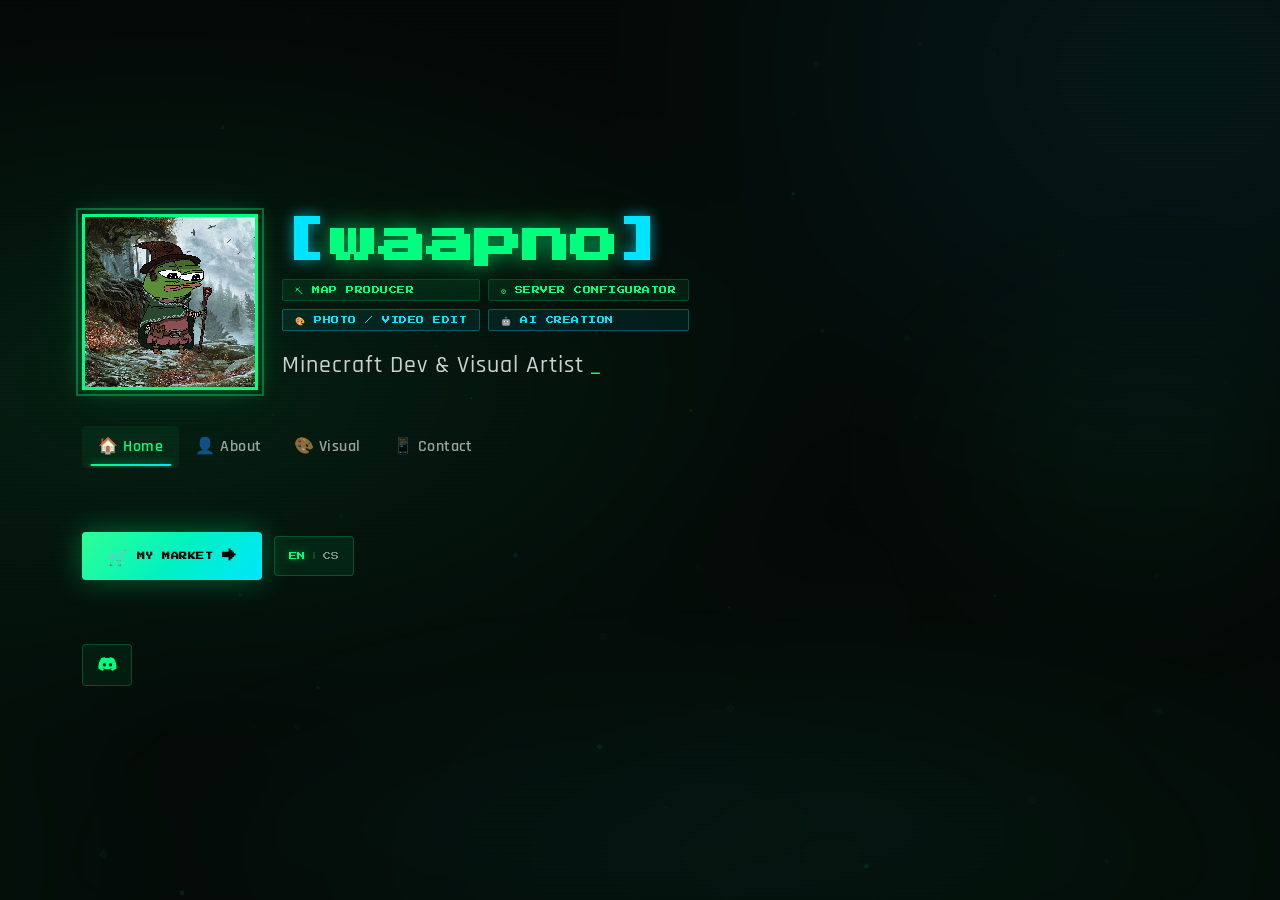
<file: index.html>
<!DOCTYPE html>
<html lang="en" data-lang="en">
<head>
  <meta http-equiv="Content-Type" content="text/html; charset=UTF-8" />
  <meta content="width=device-width, initial-scale=1.0" name="viewport">
  <title>waapno — Minecraft Developer &amp; Visual Artist</title>
  <meta property="og:title" content="waapno" />
  <meta property="og:type" content="website" />
  <meta property="og:url" content="https://waapno.tk" />
  <meta property="og:description" content="Minecraft server developer & visual artist. Servers, maps, photo/video editing." />
  <meta name="theme-color" content="#00ff7f">
  <link href="assets/img/favicon.ico" rel="icon">
  <link href="assets/img/favicon.ico" rel="apple-touch-icon">
  <link rel="preconnect" href="https://fonts.googleapis.com">
  <link href="https://fonts.googleapis.com/css2?family=Press+Start+2P&family=Nunito:wght@300;400;600;700;800&family=Rajdhani:wght@400;500;600;700&display=swap" rel="stylesheet">
  <link href="assets/vendor/bootstrap/css/bootstrap.min.css" rel="stylesheet">
  <link href="assets/vendor/bootstrap-icons/bootstrap-icons.css" rel="stylesheet">
  <link href="assets/vendor/boxicons/css/boxicons.min.css" rel="stylesheet">
  <link href="assets/vendor/glightbox/css/glightbox.min.css" rel="stylesheet">
  <link href="assets/vendor/remixicon/remixicon.css" rel="stylesheet">
  <link href="assets/vendor/swiper/swiper-bundle.min.css" rel="stylesheet">
  <link href="assets/css/style.css" rel="stylesheet">
</head>
<body>

<canvas id="particles-canvas"></canvas>
<div class="scanlines"></div>

<!-- ======= Header ======= -->
<header id="header">
  <div class="container">

    <div class="header-brand">
      <div class="pixel-avatar">
        <img src="assets/img/me.png" alt="waapno" class="avatar-img" onerror="this.style.display='none'">
        <div class="avatar-glow"></div>
      </div>
      <div class="header-text">
        <h1><a href="index.html"><span class="pixel-bracket">[</span>waapno<span class="pixel-bracket">]</span></a></h1>
        <div class="header-badges">
          <span class="badge-pill">⛏ Map Producer</span>
          <span class="badge-pill">⚙ Server Configurator</span>
          <span class="badge-pill badge-pill-cyan">🎨 Photo / Video Edit</span>
          <span class="badge-pill badge-pill-cyan">🤖 AI Creation</span>
        </div>
        <h2 class="header-sub"><span data-i18n="header-sub">Minecraft Dev &amp; Visual Artist</span> <span class="cursor-blink">_</span></h2>
      </div>
    </div>

    <nav id="navbar" class="navbar">
      <ul>
        <li><a class="nav-link active" href="#header" data-i18n="nav-home">🏠 Home</a></li>
        <li><a class="nav-link" href="#about" data-i18n="nav-about">👤 About</a></li>
        <li><a class="nav-link" href="#visual" data-i18n="nav-visual">🎨 Visual</a></li>
        <li><a class="nav-link" href="#contact" data-i18n="nav-contact">📱 Contact</a></li>
      </ul>
      <button class="lang-toggle" id="lang-toggle-nav" title="Switch language">
        <span class="lang-opt" data-l="en">EN</span>
        <span class="lang-sep">|</span>
        <span class="lang-opt" data-l="cs">CS</span>
      </button>
      <i class="bi bi-list mobile-nav-toggle"></i>
    </nav>

    <div class="header-actions">
      <a href="shop" class="market-btn" target="_blank">
        <span class="market-btn-icon">🛒</span>
        <span class="market-btn-text">My Market</span>
        <span class="market-btn-arrow">→</span>
      </a>
      <button class="lang-toggle" id="lang-toggle" title="Switch language">
        <span class="lang-opt" data-l="en">EN</span>
        <span class="lang-sep">|</span>
        <span class="lang-opt" data-l="cs">CS</span>
      </button>
    </div>

    <div class="social-links">
      <div class="discord-wrapper">
        <a href="#" class="discord discord-trigger" id="discord-trigger-header" title="Discord" style="width: 50px">
          <i class="bi bi-discord"></i>
        </a>
        <div class="discord-popup" id="discord-popup-header">
          <div class="discord-popup-arrow"></div>
          <div class="discord-popup-inner">
            <i class="bi bi-discord discord-popup-icon"></i>
            <div class="discord-popup-info">
              <span class="discord-popup-label">Discord</span>
              <span class="discord-popup-username">waapno#5250</span>
            </div>
            <button class="discord-popup-copy" id="discord-copy-header" title="Copy">
              <i class="bi bi-clipboard"></i>
            </button>
          </div>
          <div class="discord-popup-open">
            <a href="discord://-/users/806610398924636200" class="discord-open-link">
              <span class="discord-open-icon">
                <i class="bi bi-discord"></i>
                <span class="discord-open-text">
                  <span class="discord-open-label">Open in Discord</span>
                  <span class="discord-open-sub">discord://</span>
                </span>
              </span>
              <span class="discord-open-arrow">→</span>
            </a>
          </div>
        </div>
      </div>
    </div>

  </div>
</header>

<!-- ======= About Section ======= -->
<section id="about" class="about">

  <div class="about-me container">
    <div class="section-title">
      <h2 data-i18n="about-title-small">About</h2>
      <p data-i18n="about-title-big">Learn more about me</p>
    </div>
    <div class="about-row row align-items-center">
      <div class="col-lg-4 text-center about-photo-col">
        <div class="about-photo-backdrop"></div>
        <div class="profile-frame">
          <img src="assets/img/me.png" class="img-fluid profile-img" alt="waapno">
          <div class="profile-frame-border"></div>
          <div class="profile-status">
            <span class="status-dot"></span>
            <span data-i18n="profile-status">Online</span>
          </div>
        </div>
        <div class="about-specialty-pills">
          <span class="specialty-pill"><i class="bi bi-server"></i> Server Admin</span>
          <span class="specialty-pill"><i class="bi bi-map"></i> Map Producer</span>
          <span class="specialty-pill"><i class="bi bi-plug"></i> Plugin Config</span>
          <span class="specialty-pill specialty-pill-cyan"><i class="bi bi-camera-video"></i> Video Edit</span>
          <span class="specialty-pill specialty-pill-cyan"><i class="bi bi-image"></i> Photo Edit</span>
          <span class="specialty-pill specialty-pill-cyan"><i class="bi bi-stars"></i> AI Art</span>
        </div>
      </div>
      <div class="col-lg-8 pt-4 pt-lg-0 about-content-col">
        <div class="about-content-inner">
          <div class="about-header">
            <h3 data-i18n-html="about-h3">Hey! I'm <span class="name-highlight">waapno</span></h3>
            <p class="about-tagline" data-i18n="about-tagline">I develop Minecraft servers and create visual content. Every project gets my full attention.</p>
          </div>
          <div class="about-props">
            <div class="prop-item">
              <span class="prop-icon"><i class="bi bi-discord"></i></span>
              <div class="prop-body">
                <span class="prop-label" data-i18n="label-discord">Discord</span>
                <span class="prop-value">waapno#5250</span>
              </div>
            </div>
            <div class="prop-item">
              <span class="prop-icon"><i class="bi bi-globe"></i></span>
              <div class="prop-body">
                <span class="prop-label" data-i18n="label-web">My Market</span>
                <span class="prop-value"><a href="shop" target="_blank">waapno.github.io/shop</a></span>
              </div>
            </div>
            <div class="prop-item">
              <span class="prop-icon"><i class="bi bi-geo-alt"></i></span>
              <div class="prop-body">
                <span class="prop-label" data-i18n="label-country">Country</span>
                <span class="prop-value" data-i18n="val-country">🇨🇿 Czech Republic</span>
              </div>
            </div>
            <div class="prop-item">
              <span class="prop-icon"><i class="bi bi-person"></i></span>
              <div class="prop-body">
                <span class="prop-label" data-i18n="label-age">Age</span>
                <span class="prop-value">25</span>
              </div>
            </div>
            <div class="prop-item">
              <span class="prop-icon"><i class="bi bi-check-circle"></i></span>
              <div class="prop-body">
                <span class="prop-label" data-i18n="label-commission">Commission</span>
                <span class="prop-value"><span class="badge-open" data-i18n="val-commission">✓ Open</span></span>
              </div>
            </div>
            <div class="prop-item">
              <span class="prop-icon"><i class="bi bi-envelope"></i></span>
              <div class="prop-body">
                <span class="prop-label" data-i18n="label-email">Email</span>
                <span class="prop-value"><a href="mailto:waapno@proton.me">waapno@proton.me</a></span>
              </div>
            </div>
          </div>
          <div class="about-desc">
            <p data-i18n="about-desc">Freelancer focused on Minecraft server development and visual content creation. From server configuration and custom maps to photo retouching, video editing, and AI-assisted artwork — I bring both technical and creative skills to every project.</p>
          </div>
          <a href="shop" class="market-inline-btn" target="_blank">
            <i class="bi bi-shop"></i>
            <span data-i18n="market-inline-btn">Visit my Market</span>
          </a>
        </div>
      </div>
    </div>
  </div>

  <!-- Counts -->
  <div class="counts container">
    <div class="row g-3">
      <div class="col-6 col-lg-3">
        <div class="count-box">
          <div class="count-icon"><i class="bi bi-emoji-smile"></i></div>
          <div class="count-text">
            <span data-purecounter-start="0" data-purecounter-end="31" data-purecounter-duration="1" class="purecounter"></span>
            <p data-i18n="counts-clients">Happy Clients</p>
          </div>
        </div>
      </div>
      <div class="col-6 col-lg-3">
        <div class="count-box">
          <div class="count-icon"><i class="bi bi-journal-richtext"></i></div>
          <div class="count-text">
            <span data-purecounter-start="0" data-purecounter-end="13" data-purecounter-duration="1" class="purecounter"></span>
            <p data-i18n="counts-projects">Completed Projects</p>
          </div>
        </div>
      </div>
      <div class="col-6 col-lg-3">
        <div class="count-box">
          <div class="count-icon"><i class="bi bi-headset"></i></div>
          <div class="count-text">
            <span data-purecounter-start="0" data-purecounter-end="1106" data-purecounter-duration="1" class="purecounter"></span>
            <p data-i18n="counts-hours">Support Hours</p>
          </div>
        </div>
      </div>
      <div class="col-6 col-lg-3">
        <div class="count-box">
          <div class="count-icon"><i class="bi bi-award"></i></div>
          <div class="count-text">
            <span data-purecounter-start="0" data-purecounter-end="7" data-purecounter-duration="1" class="purecounter"></span>
            <p data-i18n="counts-years">Years Experience</p>
          </div>
        </div>
      </div>
    </div>
  </div>

  <!-- Skills -->
  <div class="skills container">
    <div class="section-title">
      <h2 data-i18n="skills-title-small">Skills</h2>
      <p data-i18n="skills-title-big">My Skills</p>
    </div>
    <div class="row skills-content">
      <div class="col-lg-6">
        <div class="skill-item">
          <div class="skill-header">
            <span class="skill-name" data-i18n="skill-server">⚙ Server Management</span>
            <span class="skill-val">100%</span>
          </div>
          <div class="progress-bar-wrap">
            <div class="progress-bar" role="progressbar" aria-valuenow="100" aria-valuemin="0" aria-valuemax="100"></div>
          </div>
        </div>
        <div class="skill-item">
          <div class="skill-header">
            <span class="skill-name" data-i18n="skill-firewall">🔥 Firewall</span>
            <span class="skill-val">85%</span>
          </div>
          <div class="progress-bar-wrap">
            <div class="progress-bar" role="progressbar" aria-valuenow="85" aria-valuemin="0" aria-valuemax="100"></div>
          </div>
        </div>
      </div>
      <div class="col-lg-6">
        <div class="skill-item">
          <div class="skill-header">
            <span class="skill-name" data-i18n="skill-maps">🗺 Map Making</span>
            <span class="skill-val">90%</span>
          </div>
          <div class="progress-bar-wrap">
            <div class="progress-bar" role="progressbar" aria-valuenow="90" aria-valuemin="0" aria-valuemax="100"></div>
          </div>
        </div>
        <div class="skill-item">
          <div class="skill-header">
            <span class="skill-name" data-i18n="skill-plugins">🔌 Plugin Configuration</span>
            <span class="skill-val">95%</span>
          </div>
          <div class="progress-bar-wrap">
            <div class="progress-bar" role="progressbar" aria-valuenow="95" aria-valuemin="0" aria-valuemax="100"></div>
          </div>
        </div>
      </div>
    </div>
  </div>

  <!-- Testimonials -->
  <div class="testimonials container">
    <div class="section-title">
      <h2 data-i18n="testimonials-title-small">Testimonials</h2>
      <p data-i18n="testimonials-title-big">What clients say</p>
    </div>
    <div class="testimonials-slider swiper">
      <div class="swiper-wrapper">
        <div class="swiper-slide">
          <div class="testimonial-item">
            <div class="testimonial-quote-icon"><i class="bx bxs-quote-alt-left"></i></div>
            <p data-i18n="testimonial-1">Professional approach and fast communication. I recommend to everyone!</p>
            <div class="testimonial-author">
              <img src="assets/img/testimonials/user.webp" class="testimonial-img" alt="user">
              <div><h3>Anonymous Client</h3><h4 data-i18n="testimonial-1-role">Client</h4></div>
            </div>
          </div>
        </div>
        <div class="swiper-slide">
          <div class="testimonial-item">
            <div class="testimonial-quote-icon"><i class="bx bxs-quote-alt-left"></i></div>
            <p data-i18n="testimonial-2">Professional approach and fast communication. I recommend to everyone!</p>
            <div class="testimonial-author">
              <img src="assets/img/testimonials/user.webp" class="testimonial-img" alt="user">
              <div><h3>Anonymous Client</h3><h4 data-i18n="testimonial-2-role">Client</h4></div>
            </div>
          </div>
        </div>
        <div class="swiper-slide">
          <div class="testimonial-item">
            <div class="testimonial-quote-icon"><i class="bx bxs-quote-alt-left"></i></div>
            <p data-i18n="testimonial-3">Professional approach and fast communication. I recommend to everyone!</p>
            <div class="testimonial-author">
              <img src="assets/img/testimonials/user.webp" class="testimonial-img" alt="">
              <div><h3 data-i18n="testimonial-anon">Anonymous Client</h3><h4 data-i18n="testimonial-3-role">Client</h4></div>
            </div>
          </div>
        </div>
      </div>
      <div class="swiper-pagination"></div>
    </div>
  </div>

</section>

<!-- ======= Visual Section ======= -->
<section id="visual" class="visual">
  <div class="container">
    <div class="section-title">
      <h2 data-i18n="visual-title-small">Creative</h2>
      <p data-i18n="visual-title-big">Visual Services</p>
    </div>
    <p class="services-intro" data-i18n="services-intro">Beyond servers — professional visual work where every pixel matters.</p>

    <div class="services-grid">

      <div class="service-card">
        <div class="service-card-glow"></div>
        <div class="service-icon-wrap">
          <span class="service-icon">🎨</span>
        </div>
        <div class="service-body">
          <h4 class="service-title" data-i18n="service-ps-title">Photoshop Editing</h4>
          <p class="service-desc" data-i18n="service-ps-desc">Compositing, color grading, scene builds — quick fix or full creative piece.</p>
          <div class="service-tags">
            <span class="stag">Compositing</span>
            <span class="stag">Color Grade</span>
            <span class="stag">Scene Build</span>
          </div>
        </div>
        <div class="service-card-accent"></div>
      </div>

      <div class="service-card">
        <div class="service-card-glow"></div>
        <div class="service-icon-wrap">
          <span class="service-icon">✨</span>
        </div>
        <div class="service-body">
          <h4 class="service-title" data-i18n="service-rt-title">Photo Retouching</h4>
          <p class="service-desc" data-i18n="service-rt-desc">Skin, light, detail — refined edits that look natural, not overprocessed.</p>
          <div class="service-tags">
            <span class="stag">Skin Retouch</span>
            <span class="stag">Light Fix</span>
            <span class="stag">Detail</span>
          </div>
        </div>
        <div class="service-card-accent"></div>
      </div>

      <div class="service-card">
        <div class="service-card-glow"></div>
        <div class="service-icon-wrap">
          <span class="service-icon">✂️</span>
        </div>
        <div class="service-body">
          <h4 class="service-title" data-i18n="service-mt-title">Matting &amp; Cutout</h4>
          <p class="service-desc" data-i18n="service-mt-desc">Pixel-precise subject isolation — hair, fur, complex edges. Clean every time.</p>
          <div class="service-tags">
            <span class="stag">Cutting / Panning / Cropping</span>
            <span class="stag">Transitions</span>
            <span class="stag">Color Grading</span>
          </div>
        </div>
        <div class="service-card-accent"></div>
      </div>

      <div class="service-card service-card-ai">
        <div class="service-card-glow"></div>
        <div class="service-icon-wrap">
          <span class="service-icon">🤖</span>
          <span class="service-ai-badge">AI</span>
        </div>
        <div class="service-body">
          <h4 class="service-title" data-i18n="service-ai-title">AI-Assisted Creation</h4>
          <p class="service-desc" data-i18n="service-ai-desc">Generative workflows, upscaling, concept art, prompt crafting.</p>
          <div class="service-tags">
            <span class="stag">Generative</span>
            <span class="stag">Upscaling</span>
            <span class="stag">Concept Art</span>
          </div>
        </div>
        <div class="service-card-accent"></div>
      </div>

    </div>


    <!-- ======= Portfolio Gallery ======= -->
    <div class="gallery-block container">
      <div class="section-title">
        <h2 data-i18n="gallery-title-small">Portfolio</h2>
        <p data-i18n="gallery-title-big">My Work</p>
      </div>
      <p class="services-intro" data-i18n="gallery-intro">A quick look at selected pieces — hover to preview, click to view full size.</p>

      <!-- Filter tabs -->
      <div class="gallery-filters" id="gallery-filters">
        <button class="gf-btn gf-active" data-filter="all" data-i18n="gf-all">All</button>
        <button class="gf-btn" data-filter="ps" data-i18n="gf-ps">Photoshop</button>
        <button class="gf-btn" data-filter="rt" data-i18n="gf-rt">Retouch</button>
        <button class="gf-btn" data-filter="mt" data-i18n="gf-mt">Video</button>
        <button class="gf-btn" data-filter="ai" data-i18n="gf-ai">AI</button>
      </div>

      <!-- Gallery grid — items injected by JS from GALLERY array -->
      <div class="gallery-grid" id="gallery-grid"></div>

      <!-- Empty state (shown when no images found) -->
      <div class="gallery-empty" id="gallery-empty" style="display:none">
        <span class="gallery-empty-icon">🖼</span>
        <p data-i18n="gallery-empty">No work added yet — check back soon!</p>
      </div>
    </div>

    <div class="services-cta">
      <span class="services-cta-text" data-i18n="services-cta-text">Interested? Let's talk!</span>
      <a href="#contact" class="nav-link services-cta-btn" data-i18n="services-cta-btn">Get in touch →</a>
    </div>
  </div>
</section>

<!-- ======= Contact Section ======= -->
<section id="contact" class="contact">
  <div class="container">
    <div class="section-title">
      <h2 data-i18n="contact-title-small">Contact</h2>
      <p data-i18n="contact-title-big">Get in touch</p>
    </div>
    <div class="row g-4 mt-2">

      <div class="col-md-4">
        <div class="info-box">
          <div class="info-box-icon">
            <div class="discord-wrapper">
              <a href="#" class="discord-trigger" id="discord-trigger-contact" title="Discord">
                <i class="bi bi-discord"></i>
              </a>
              <div class="discord-popup discord-popup-contact" id="discord-popup-contact">
                <div class="discord-popup-arrow"></div>
                <div class="discord-popup-inner">
                  <i class="bi bi-discord discord-popup-icon"></i>
                  <div class="discord-popup-info">
                    <span class="discord-popup-label">Discord</span>
                    <span class="discord-popup-username">waapno#5250</span>
                  </div>
                  <button class="discord-popup-copy" id="discord-copy-contact" title="Copy">
                    <i class="bi bi-clipboard"></i>
                  </button>
                </div>
                <div class="discord-popup-open">
                  <a href="discord://-/users/806610398924636200" class="discord-open-link">
                    <span class="discord-open-icon">
                      <i class="bi bi-discord"></i>
                      <span class="discord-open-text">
                        <span class="discord-open-label">Open in Discord</span>
                        <span class="discord-open-sub">discord://</span>
                      </span>
                    </span>
                    <span class="discord-open-arrow">→</span>
                  </a>
                </div>
              </div>
            </div>
          </div>
          <div class="info-box-content">
            <h3>Discord</h3>
            <p>waapno#5250</p>
          </div>
        </div>
      </div>

      <div class="col-md-4">
        <div class="info-box">
          <div class="info-box-icon"><i class="bi bi-envelope"></i></div>
          <div class="info-box-content">
            <h3>Email</h3>
            <p><a href="mailto:waapno@proton.me">waapno@proton.me</a></p>
          </div>
        </div>
      </div>

      <div class="col-md-4">
        <div class="info-box">
          <div class="info-box-icon"><i class="bi bi-share"></i></div>
          <div class="info-box-content">
            <h3 data-i18n="contact-social">Social Links</h3>
            <div class="social-links">
              <a href="discord://-/users/806610398924636200" class="discord" title="Discord"><i class="bi bi-discord"></i></a>
              <a href="shop" class="website" title="Website"><i class="bi bi-globe"></i></a>
            </div>
          </div>
        </div>
      </div>

    </div>

    <div class="market-cta-section">
      <div class="market-cta-box">
        <div class="market-cta-glow"></div>
        <div class="market-cta-content">
          <div class="market-cta-icon">🛒</div>
          <h3 data-i18n="cta-h3">Visit my Market</h3>
          <p data-i18n="cta-p">Ready-made maps, plugins and configurations for download — neatly in one place.</p>
          <a href="shop" class="market-cta-btn" target="_blank">
            <span data-i18n="cta-btn">Go to Market</span>
            <i class="bi bi-arrow-right-circle"></i>
          </a>
        </div>
      </div>
    </div>

  </div>
</section>


<script src="assets/vendor/purecounter/purecounter.js"></script>
<script src="assets/vendor/bootstrap/js/bootstrap.bundle.min.js"></script>
<script src="assets/vendor/glightbox/js/glightbox.min.js"></script>
<script src="assets/vendor/isotope-layout/isotope.pkgd.min.js"></script>
<script src="assets/vendor/swiper/swiper-bundle.min.js"></script>
<script src="assets/vendor/waypoints/noframework.waypoints.js"></script>
<script src="assets/js/main.js"></script>
</body>
</html>
</file>
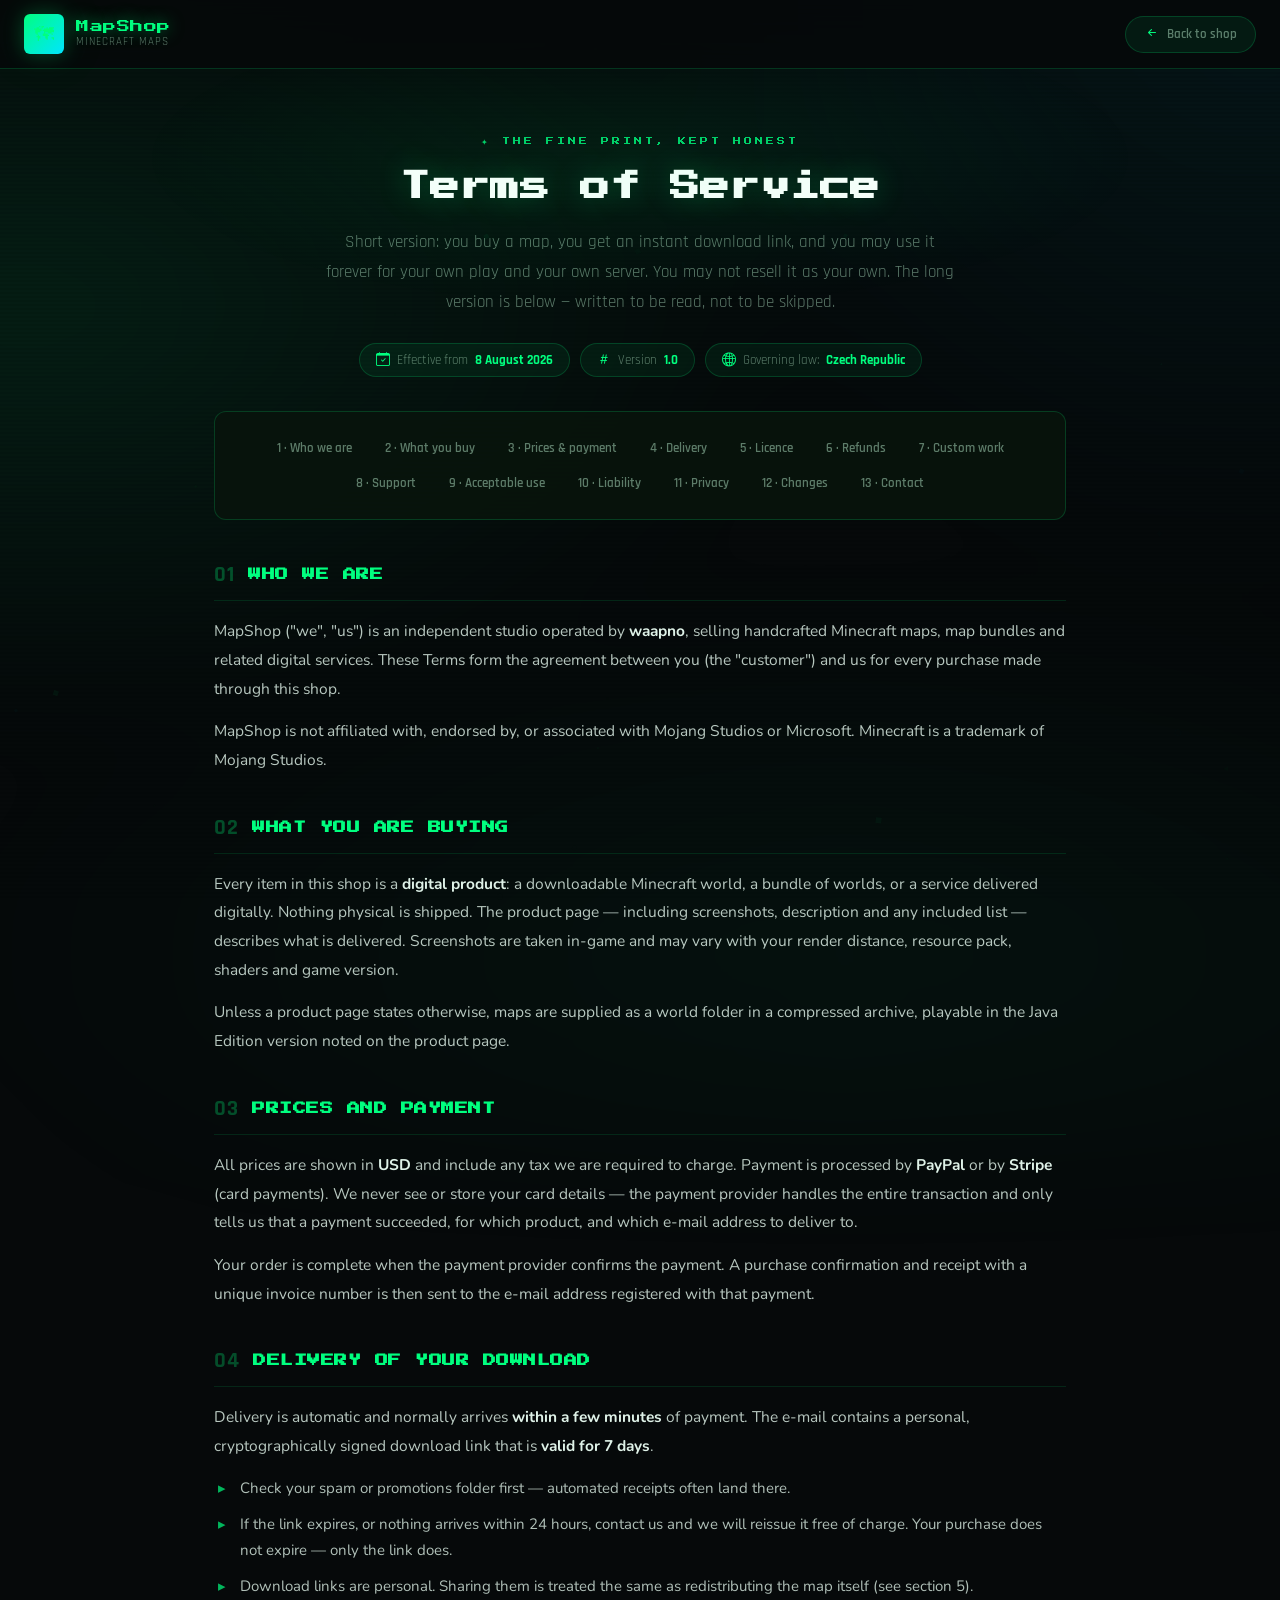
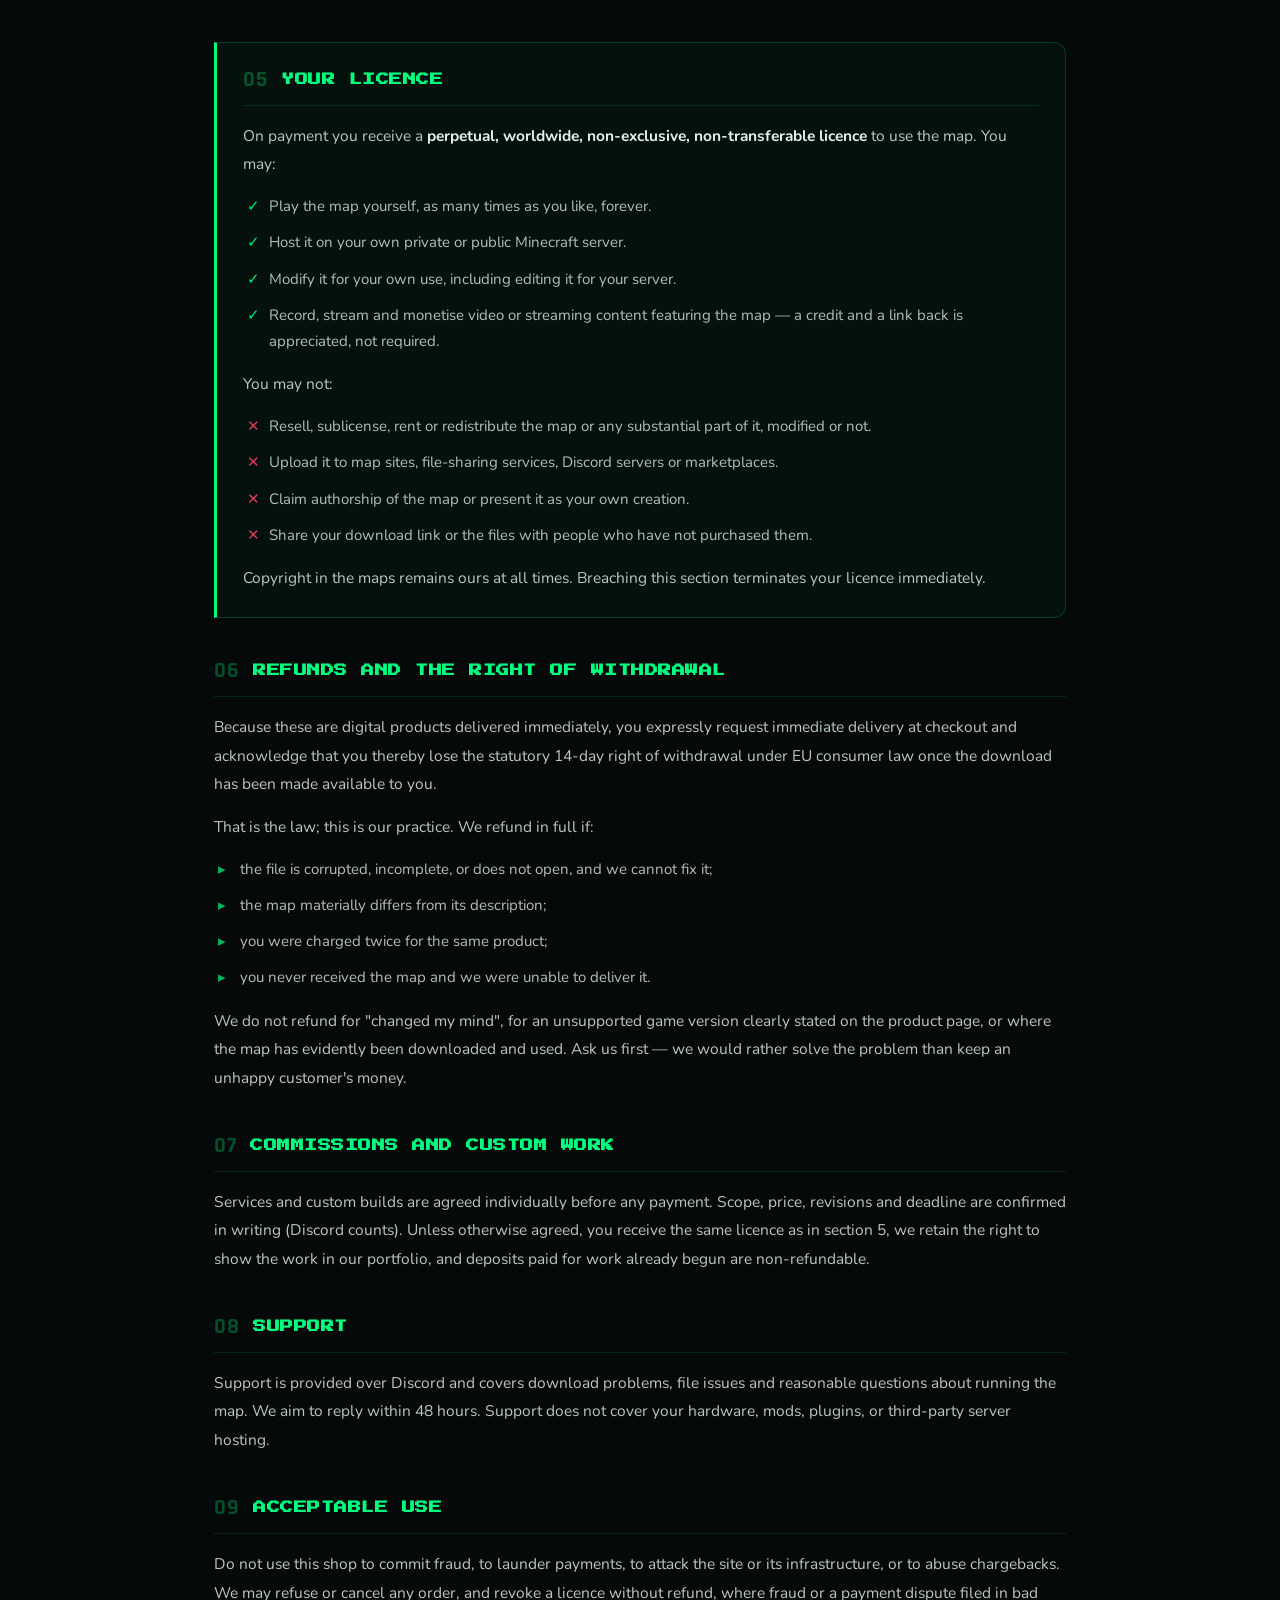
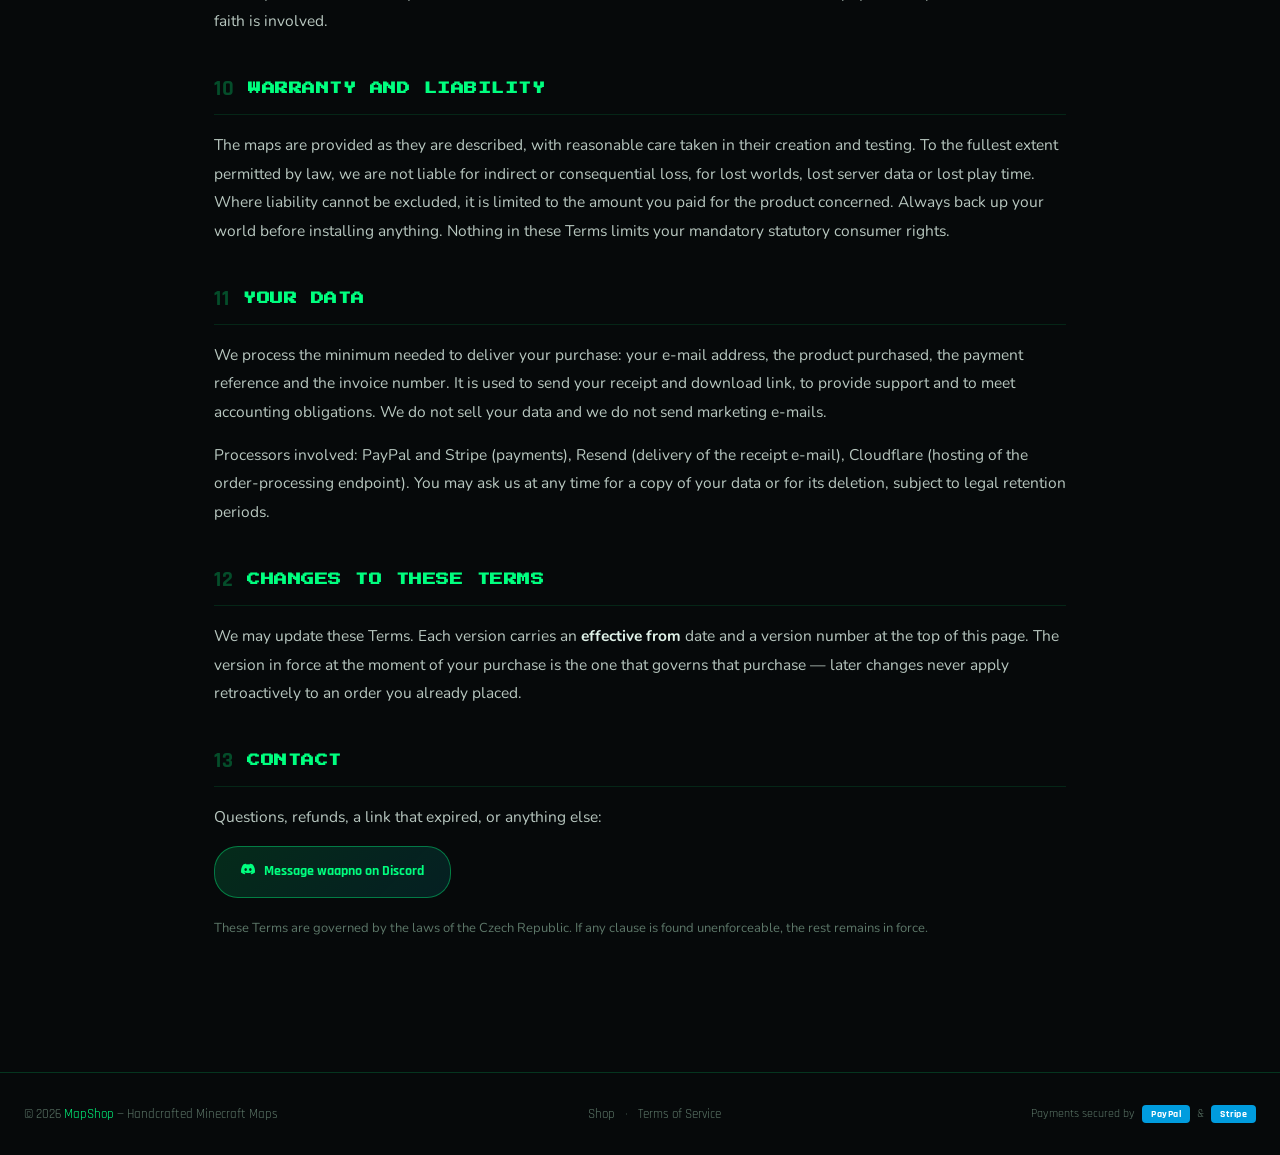
<file: shop/tos.html>
<!DOCTYPE html>
<html lang="en">
<head>
  <meta charset="UTF-8">
  <meta name="viewport" content="width=device-width, initial-scale=1.0">

  <title>Terms of Service — MapShop</title>
  <meta name="description" content="MapShop Terms of Service: licence, instant digital delivery, download links, refunds and support for premium handcrafted Minecraft maps.">
  <meta name="robots" content="index, follow">
  <link rel="canonical" href="https://waapno.github.io/shop/tos.html">

  <meta property="og:type"        content="website">
  <meta property="og:url"         content="https://waapno.github.io/shop/tos.html">
  <meta property="og:title"       content="Terms of Service — MapShop">
  <meta property="og:description" content="Licence, delivery, refunds and support terms for MapShop digital map purchases.">
  <meta property="og:site_name"   content="MapShop">
  <meta name="twitter:card"        content="summary_large_image">
  <meta name="twitter:title"       content="Terms of Service — MapShop">
  <meta name="twitter:description" content="Licence, delivery, refunds and support terms for MapShop digital map purchases.">

  <meta name="theme-color" content="#00ff7f">
  <link rel="icon" href="favicon.ico" type="image/x-icon">

  <link rel="stylesheet" href="https://cdn.jsdelivr.net/npm/bootstrap-icons@1.11.3/font/bootstrap-icons.min.css">
  <link rel="stylesheet" href="assets/css/shop.css">
  <link rel="stylesheet" href="assets/css/legal.css">
</head>
<body class="legal-page">

<canvas id="particles"></canvas>

<header id="shop-header">
  <div class="header-inner">
    <a class="logo" href="index.html" style="text-decoration:none">
      <div class="logo-icon">🗺</div>
      <div>
        <div class="logo-text">MapShop</div>
        <span class="logo-sub">Minecraft Maps</span>
      </div>
    </a>
    <div class="header-right">
      <a href="index.html" class="btn-portfolio">
        <i class="bi bi-arrow-left-short"></i><span>Back to shop</span>
      </a>
    </div>
  </div>
</header>

<main class="legal-wrap">

  <section class="legal-hero">
    <p class="hero-eyebrow">✦ The fine print, kept honest</p>
    <h1>Terms of Service</h1>
    <p class="legal-sub">
      Short version: you buy a map, you get an instant download link, and you may use it
      forever for your own play and your own server. You may not resell it as your own.
      The long version is below — written to be read, not to be skipped.
    </p>
    <div class="legal-meta">
      <span class="legal-chip"><i class="bi bi-calendar-check"></i> Effective from <strong>8 August 2026</strong></span>
      <span class="legal-chip"><i class="bi bi-hash"></i> Version <strong>1.0</strong></span>
      <span class="legal-chip"><i class="bi bi-globe2"></i> Governing law: <strong>Czech Republic</strong></span>
    </div>
  </section>

  <nav class="legal-toc" aria-label="Table of contents">
    <a href="#s1">1 · Who we are</a>
    <a href="#s2">2 · What you buy</a>
    <a href="#s3">3 · Prices &amp; payment</a>
    <a href="#s4">4 · Delivery</a>
    <a href="#s5">5 · Licence</a>
    <a href="#s6">6 · Refunds</a>
    <a href="#s7">7 · Custom work</a>
    <a href="#s8">8 · Support</a>
    <a href="#s9">9 · Acceptable use</a>
    <a href="#s10">10 · Liability</a>
    <a href="#s11">11 · Privacy</a>
    <a href="#s12">12 · Changes</a>
    <a href="#s13">13 · Contact</a>
  </nav>

  <article class="legal-body">

    <section id="s1" class="legal-section">
      <h2><span class="legal-num">01</span> Who we are</h2>
      <p>MapShop ("we", "us") is an independent studio operated by <strong>waapno</strong>, selling
      handcrafted Minecraft maps, map bundles and related digital services. These Terms form the
      agreement between you (the "customer") and us for every purchase made through this shop.</p>
      <p>MapShop is not affiliated with, endorsed by, or associated with Mojang Studios or
      Microsoft. Minecraft is a trademark of Mojang Studios.</p>
    </section>

    <section id="s2" class="legal-section">
      <h2><span class="legal-num">02</span> What you are buying</h2>
      <p>Every item in this shop is a <strong>digital product</strong>: a downloadable Minecraft
      world, a bundle of worlds, or a service delivered digitally. Nothing physical is shipped.
      The product page — including screenshots, description and any included list — describes what
      is delivered. Screenshots are taken in-game and may vary with your render distance,
      resource pack, shaders and game version.</p>
      <p>Unless a product page states otherwise, maps are supplied as a world folder in a
      compressed archive, playable in the Java Edition version noted on the product page.</p>
    </section>

    <section id="s3" class="legal-section">
      <h2><span class="legal-num">03</span> Prices and payment</h2>
      <p>All prices are shown in <strong>USD</strong> and include any tax we are required to
      charge. Payment is processed by <strong>PayPal</strong> or by <strong>Stripe</strong>
      (card payments). We never see or store your card details — the payment provider handles
      the entire transaction and only tells us that a payment succeeded, for which product,
      and which e-mail address to deliver to.</p>
      <p>Your order is complete when the payment provider confirms the payment. A purchase
      confirmation and receipt with a unique invoice number is then sent to the e-mail address
      registered with that payment.</p>
    </section>

    <section id="s4" class="legal-section">
      <h2><span class="legal-num">04</span> Delivery of your download</h2>
      <p>Delivery is automatic and normally arrives <strong>within a few minutes</strong> of
      payment. The e-mail contains a personal, cryptographically signed download link that is
      <strong>valid for 7 days</strong>.</p>
      <ul>
        <li>Check your spam or promotions folder first — automated receipts often land there.</li>
        <li>If the link expires, or nothing arrives within 24 hours, contact us and we will
            reissue it free of charge. Your purchase does not expire — only the link does.</li>
        <li>Download links are personal. Sharing them is treated the same as redistributing
            the map itself (see section 5).</li>
      </ul>
    </section>

    <section id="s5" class="legal-section legal-section-accent">
      <h2><span class="legal-num">05</span> Your licence</h2>
      <p>On payment you receive a <strong>perpetual, worldwide, non-exclusive, non-transferable
      licence</strong> to use the map. You may:</p>
      <ul class="legal-yes">
        <li>Play the map yourself, as many times as you like, forever.</li>
        <li>Host it on your own private or public Minecraft server.</li>
        <li>Modify it for your own use, including editing it for your server.</li>
        <li>Record, stream and monetise video or streaming content featuring the map —
            a credit and a link back is appreciated, not required.</li>
      </ul>
      <p>You may not:</p>
      <ul class="legal-no">
        <li>Resell, sublicense, rent or redistribute the map or any substantial part of it,
            modified or not.</li>
        <li>Upload it to map sites, file-sharing services, Discord servers or marketplaces.</li>
        <li>Claim authorship of the map or present it as your own creation.</li>
        <li>Share your download link or the files with people who have not purchased them.</li>
      </ul>
      <p>Copyright in the maps remains ours at all times. Breaching this section terminates
      your licence immediately.</p>
    </section>

    <section id="s6" class="legal-section">
      <h2><span class="legal-num">06</span> Refunds and the right of withdrawal</h2>
      <p>Because these are digital products delivered immediately, you expressly request
      immediate delivery at checkout and acknowledge that you thereby lose the statutory
      14-day right of withdrawal under EU consumer law once the download has been made
      available to you.</p>
      <p>That is the law; this is our practice. We refund in full if:</p>
      <ul>
        <li>the file is corrupted, incomplete, or does not open, and we cannot fix it;</li>
        <li>the map materially differs from its description;</li>
        <li>you were charged twice for the same product;</li>
        <li>you never received the map and we were unable to deliver it.</li>
      </ul>
      <p>We do not refund for "changed my mind", for an unsupported game version clearly
      stated on the product page, or where the map has evidently been downloaded and used.
      Ask us first — we would rather solve the problem than keep an unhappy customer's money.</p>
    </section>

    <section id="s7" class="legal-section">
      <h2><span class="legal-num">07</span> Commissions and custom work</h2>
      <p>Services and custom builds are agreed individually before any payment. Scope, price,
      revisions and deadline are confirmed in writing (Discord counts). Unless otherwise agreed,
      you receive the same licence as in section 5, we retain the right to show the work in our
      portfolio, and deposits paid for work already begun are non-refundable.</p>
    </section>

    <section id="s8" class="legal-section">
      <h2><span class="legal-num">08</span> Support</h2>
      <p>Support is provided over Discord and covers download problems, file issues and
      reasonable questions about running the map. We aim to reply within 48 hours. Support
      does not cover your hardware, mods, plugins, or third-party server hosting.</p>
    </section>

    <section id="s9" class="legal-section">
      <h2><span class="legal-num">09</span> Acceptable use</h2>
      <p>Do not use this shop to commit fraud, to launder payments, to attack the site or its
      infrastructure, or to abuse chargebacks. We may refuse or cancel any order, and revoke a
      licence without refund, where fraud or a payment dispute filed in bad faith is involved.</p>
    </section>

    <section id="s10" class="legal-section">
      <h2><span class="legal-num">10</span> Warranty and liability</h2>
      <p>The maps are provided as they are described, with reasonable care taken in their
      creation and testing. To the fullest extent permitted by law, we are not liable for
      indirect or consequential loss, for lost worlds, lost server data or lost play time.
      Where liability cannot be excluded, it is limited to the amount you paid for the product
      concerned. Always back up your world before installing anything. Nothing in these Terms
      limits your mandatory statutory consumer rights.</p>
    </section>

    <section id="s11" class="legal-section">
      <h2><span class="legal-num">11</span> Your data</h2>
      <p>We process the minimum needed to deliver your purchase: your e-mail address, the
      product purchased, the payment reference and the invoice number. It is used to send your
      receipt and download link, to provide support and to meet accounting obligations. We do
      not sell your data and we do not send marketing e-mails.</p>
      <p>Processors involved: PayPal and Stripe (payments), Resend (delivery of the receipt
      e-mail), Cloudflare (hosting of the order-processing endpoint). You may ask us at any
      time for a copy of your data or for its deletion, subject to legal retention periods.</p>
    </section>

    <section id="s12" class="legal-section">
      <h2><span class="legal-num">12</span> Changes to these Terms</h2>
      <p>We may update these Terms. Each version carries an <strong>effective from</strong> date
      and a version number at the top of this page. The version in force at the moment of your
      purchase is the one that governs that purchase — later changes never apply retroactively
      to an order you already placed.</p>
    </section>

    <section id="s13" class="legal-section">
      <h2><span class="legal-num">13</span> Contact</h2>
      <p>Questions, refunds, a link that expired, or anything else:</p>
      <p>
        <a class="legal-cta" href="https://discord.com/users/806610398924636200" target="_blank" rel="noopener">
          <i class="bi bi-discord"></i> Message waapno on Discord
        </a>
      </p>
      <p class="legal-fineprint">These Terms are governed by the laws of the Czech Republic.
      If any clause is found unenforceable, the rest remains in force.</p>
    </section>

  </article>
</main>

<footer class="shop-footer">
  <div class="footer-copy">
    &copy; <span id="footer-year"></span>
    <a href="index.html">MapShop</a> — Handcrafted Minecraft Maps
  </div>
  <div class="footer-links">
    <a href="index.html">Shop</a>
    <span class="footer-dot">·</span>
    <a href="tos.html">Terms of Service</a>
  </div>
  <div class="footer-pp">
    Payments secured by <span class="pp-badge">PayPal</span> &amp; <span class="pp-badge">Stripe</span>
  </div>
</footer>

<script>
  document.getElementById('footer-year').textContent = new Date().getFullYear();
  (function(){try{var cvs=document.getElementById('particles');if(!cvs)return;var ctx=cvs.getContext('2d');var COLS=['rgba(0,255,127,','rgba(0,229,255,','rgba(0,204,90,'];var CHARS=['■','▪','◆','▸','⬡'];var W,H,P;function rsz(){W=cvs.width=innerWidth;H=cvs.height=innerHeight;}function mp(){return{x:Math.random()*(W||800),y:Math.random()*-(H||600),sz:Math.random()*8+3,sp:Math.random()*.4+.1,al:Math.random()*.2+.03,col:COLS[0|Math.random()*COLS.length],ch:CHARS[0|Math.random()*CHARS.length],dr:(Math.random()-.5)*.2,rot:Math.random()*Math.PI*2,rs:(Math.random()-.5)*.006};}function ip(){P=[];var n=Math.max(16,0|(W*H/26000));for(var i=0;i<n;i++){var p=mp();p.y=Math.random()*H;P.push(p);}}function dp(){ctx.clearRect(0,0,W,H);for(var i=0;i<P.length;i++){var p=P[i];ctx.save();ctx.globalAlpha=p.al;ctx.fillStyle=p.col+p.al+')';ctx.font=p.sz+'px monospace';ctx.translate(p.x,p.y);ctx.rotate(p.rot);ctx.fillText(p.ch,0,0);ctx.restore();p.y+=p.sp;p.x+=p.dr;p.rot+=p.rs;if(p.y>H+20){Object.assign(p,mp());p.y=-20;}}requestAnimationFrame(dp);}rsz();ip();dp();window.addEventListener('resize',function(){rsz();ip();});}catch(e){}})();
</script>
</body>
</html>
</file>
<file: assets/css/style.css>
/* ============================================================
   waapno Portfolio — Minecraft Cyberpunk Theme
   ============================================================ */

:root {
  --bg-deep:       #050a08;
  --bg-panel:      rgba(5, 18, 10, 0.93);
  --green-neon:    #00ff7f;
  --green-mid:     #00cc5a;
  --green-dim:     #004d22;
  --cyan-neon:     #00e5ff;
  --text-primary:  #e8f5e9;
  --text-muted:    rgba(200, 240, 210, 0.55);
  --border-glow:   rgba(0, 255, 127, 0.22);
  --shadow-neon:   0 0 18px rgba(0, 255, 127, 0.28), 0 0 50px rgba(0, 255, 127, 0.08);
  --font-pixel:    'Press Start 2P', monospace;
  --font-body:     'Nunito', sans-serif;
  --font-ui:       'Rajdhani', sans-serif;
  --r:             4px;
  --r-lg:          8px;
}

*, *::before, *::after { box-sizing: border-box; margin: 0; padding: 0; }
html { scroll-behavior: smooth; }

body {
  font-family: var(--font-body);
  background: var(--bg-deep);
  color: var(--text-primary);
  position: relative;
  overflow-x: hidden;
  min-height: 100vh;
}

/* ============================================================
   BACKGROUND — Aurora plasma orbs (replaces static grid)
   ============================================================ */
body::before {
  content: "";
  position: fixed;
  width: 150vw; height: 150vh;
  top: -25vh; left: -25vw;
  background:
    radial-gradient(ellipse 55% 40% at 25% 45%, rgba(0,255,127,.10) 0%, transparent 65%),
    radial-gradient(ellipse 45% 55% at 78% 22%, rgba(0,229,255,.07) 0%, transparent 65%),
    radial-gradient(ellipse 60% 35% at 60% 80%, rgba(0,190,100,.06) 0%, transparent 65%),
    radial-gradient(ellipse 30% 50% at 10% 80%, rgba(0,255,127,.04) 0%, transparent 60%);
  filter: blur(48px);
  animation: auroraDrift 22s ease-in-out infinite alternate;
  z-index: 0; pointer-events: none;
}
@keyframes auroraDrift {
  0%   { transform: scale(1)    rotate(0deg)  translateX(0)    translateY(0); }
  25%  { transform: scale(1.06) rotate(6deg)  translateX(2%)   translateY(-2%); }
  50%  { transform: scale(0.96) rotate(-4deg) translateX(-1%)  translateY(3%); }
  75%  { transform: scale(1.03) rotate(10deg) translateX(3%)   translateY(1%); }
  100% { transform: scale(1.08) rotate(-8deg) translateX(-2%)  translateY(-3%); }
}
body::after {
  content: "";
  position: fixed; inset: 0;
  background:
    radial-gradient(ellipse 80% 50% at 50% 100%, rgba(0,229,255,.04) 0%, transparent 60%),
    radial-gradient(ellipse 40% 40% at 90% 50%, rgba(0,255,127,.05) 0%, transparent 55%);
  filter: blur(60px);
  animation: auroraB 30s ease-in-out infinite alternate-reverse;
  z-index: 0; pointer-events: none;
}
@keyframes auroraB {
  0%   { transform: scale(1) rotate(0deg); }
  50%  { transform: scale(1.12) rotate(-6deg); }
  100% { transform: scale(0.92) rotate(8deg); }
}

#particles-canvas { position: fixed; inset: 0; z-index: 1; pointer-events: none; }

.scanlines {
  position: fixed; inset: 0;
  background: repeating-linear-gradient(
    0deg,
    transparent, transparent 2px,
    rgba(0,0,0,.06) 2px, rgba(0,0,0,.06) 4px
  );
  z-index: 2; pointer-events: none;
}

a { color: var(--green-neon); text-decoration: none; transition: color .25s; }
a:hover { color: var(--cyan-neon); }
h1,h2,h3,h4,h5,h6 { font-family: var(--font-ui); }

/* ============================================================
   HEADER — overflow: visible so discord popup never clips
   ============================================================ */
#header {
  position: relative;
  height: 100vh;
  display: flex;
  align-items: center;
  z-index: 100;
  /* FIXED: was overflow:hidden which clipped the discord popup */
  overflow: visible;
}
#header * { transition: ease-in-out .3s; }

#header .container {
  position: relative; z-index: 2;
  display: flex; flex-direction: column;
  gap: 24px; width: 100%;
}

/* Brand */
.header-brand { display: flex; align-items: center; gap: 24px; }

.pixel-avatar { position: relative; width: 176px; height: 176px; flex-shrink: 0; }
.avatar-img {
  width: 176px; height: 176px;
  object-fit: cover;
  border: 3px solid var(--green-neon);
  image-rendering: pixelated;
  box-shadow: var(--shadow-neon);
  display: block; position: relative; z-index: 1;
}
.avatar-glow {
  position: absolute; inset: -6px;
  border: 2px solid rgba(0,255,127,.35);
  animation: avatarPulse 3s ease-in-out infinite;
  pointer-events: none; z-index: 0;
}
@keyframes avatarPulse {
  0%,100% { opacity:.4; transform:scale(1); }
  50%      { opacity:1;  transform:scale(1.04); }
}

.header-text { flex: 1; min-width: 0; }

#header h1 {
  font-family: var(--font-pixel);
  font-size: 48px;
  margin: 0 0 10px 0; padding: 0;
  line-height: 1.1; font-weight: 700;
}
#header h1 a {
  color: var(--green-neon);
  text-shadow: 0 0 20px rgba(0,255,127,.55), 0 0 40px rgba(0,255,127,.25);
  display: inline-block;
}
#header h1 a:hover { color: var(--cyan-neon); }
.pixel-bracket { color: var(--cyan-neon); text-shadow: 0 0 14px rgba(0,229,255,.65); }

.header-badges { display: grid; grid-template-columns: auto auto; flex-wrap: wrap; gap: 8px; margin-bottom: 12px; justify-content: start; }

.badge-pill {
  display: inline-block; padding: 4px 12px;
  border: 1px solid var(--green-dim);
  background: rgba(0,255,127,.07);
  color: var(--green-neon);
  font-family: var(--font-pixel); font-size: 8px;
  letter-spacing: .5px; border-radius: 2px; text-transform: uppercase;
}
.badge-pill-cyan {
  border-color: rgba(0,229,255,.3);
  background: rgba(0,229,255,.07);
  color: var(--cyan-neon);
}

.header-sub {
  font-family: var(--font-ui);
  font-size: 24px;
  color: rgba(255,255,255,.8);
  font-weight: 500; letter-spacing: 1px;
  margin-top: 20px;
}

.cursor-blink { color: var(--green-neon); animation: blink 1s step-end infinite; }
@keyframes blink { 50% { opacity:0; } }

/* Header actions */
.header-actions {
  display: flex; align-items: center; gap: 12px;
  flex-wrap: wrap; margin-top: 40px;
}

/* Market button */
.market-btn {
  display: inline-flex; align-items: center; gap: 9px;
  padding: 13px 26px;
  background: linear-gradient(135deg, var(--green-neon), var(--cyan-neon));
  color: #050a08 !important;
  font-family: var(--font-pixel); font-size: 8px;
  letter-spacing: .5px; border: none; border-radius: var(--r);
  text-transform: uppercase; font-weight: 700;
  box-shadow: 0 0 28px rgba(0,255,127,.38), 0 4px 18px rgba(0,0,0,.45);
  transition: transform .22s, box-shadow .22s;
  position: relative; overflow: hidden;
}
.market-btn::before {
  content: ""; position: absolute; inset: 0;
  background: linear-gradient(135deg, rgba(255,255,255,.18) 0%, transparent 55%);
  pointer-events: none;
}
.market-btn:hover {
  transform: translateY(-3px);
  box-shadow: 0 0 44px rgba(0,255,127,.65), 0 8px 26px rgba(0,0,0,.45);
  color: #050a08 !important;
}
.market-btn-icon { font-size: 15px; }
.market-btn-arrow { font-size: 13px; }

/* Lang toggle */
.lang-toggle {
  display: inline-flex; align-items: center; gap: 5px;
  padding: 8px 14px;
  background: rgba(0,255,127,.07);
  border: 1px solid var(--border-glow);
  border-radius: var(--r); cursor: pointer;
  font-family: var(--font-pixel); font-size: 8px;
  color: var(--text-muted);
  transition: border-color .25s, background .25s;
  white-space: nowrap; height: 40px;
}
.lang-toggle:hover { border-color: var(--green-neon); background: rgba(0,255,127,.12); }
.lang-opt { color: var(--text-muted); transition: color .25s; cursor: pointer; }
.lang-opt.lang-active { color: var(--green-neon); text-shadow: 0 0 8px rgba(0,255,127,.6); }
.lang-sep { color: var(--green-dim); }

/* lang-toggle-nav visibility */
#lang-toggle-nav { display: none; }
#header.header-top #lang-toggle-nav { display: inline-flex; }

@media (max-width: 991px) {
  #lang-toggle { display: none !important; }
  #lang-toggle-nav {
    display: flex !important;
    position: fixed;
    right: 62px; top: 11px;
    z-index: 1002;
    padding: 5px 10px; font-size: 7px; height: 38px;
  }
}

/* Social links */
#header .social-links {
  display: flex; gap: 10px; margin-top: 40px;
}
#header .social-links a {
  width: 168px; height: 42px;
  border: 1px solid var(--border-glow);
  background: rgba(0,255,127,.06);
  color: var(--green-neon);
  display: flex; align-items: center; justify-content: center;
  font-size: 18px; border-radius: var(--r);
  transition: all .25s; position: relative; z-index: 2;
}
#header .social-links a:hover {
  background: var(--green-neon); color: #050a08;
  box-shadow: var(--shadow-neon); border-color: var(--green-neon);
}

/* Discord popup wrapper */
.discord-wrapper { position: relative; display: inline-block; }

/* FIXED: min-width increased, overflow visible, open row properly shown */
.discord-popup {
  position: absolute;
  top: calc(100% + 12px); left: 50%;
  transform: translateX(-50%) translateY(-6px);
  background: var(--bg-panel);
  border: 1px solid var(--border-glow);
  border-radius: var(--r-lg);
  /* Explicit width so discord-popup-open row fits */
  width: var(--discord-popup-width, 220px);
  padding: 14px 16px 12px;
  opacity: 0; pointer-events: none;
  transition: opacity .25s, transform .25s;
  z-index: 600;
  box-shadow: 0 8px 32px rgba(0,0,0,.75), 0 0 20px rgba(0,255,127,.12);
  /* overflow:visible so nothing inside clips */
  overflow: visible;
}
.discord-popup.open {
  opacity: 1; pointer-events: all;
  transform: translateX(-50%) translateY(0);
}
.discord-popup-arrow {
  position: absolute; top: -7px; left: 50%;
  width: 12px; height: 12px;
  background: var(--bg-panel);
  border-left: 1px solid var(--border-glow);
  border-top: 1px solid var(--border-glow);
  transform: translateX(-50%) rotate(45deg);
}
.discord-popup-inner {
  display: flex; align-items: center; gap: 10px;
  margin-bottom: 0;
}
.discord-popup-icon { font-size: 22px; color: #5865F2; flex-shrink: 0; }
.discord-popup-info {
  flex: 1; display: flex; flex-direction: column; gap: 2px; min-width: 0;
}
.discord-popup-label {
  font-family: var(--font-ui); font-size: 11px; color: var(--text-muted);
  text-transform: uppercase; letter-spacing: 1px;
}
.discord-popup-username {
  font-family: var(--font-pixel); font-size: 9px;
  color: var(--green-neon); word-break: break-all;
}
.discord-popup-copy {
  background: rgba(0,255,127,.08); border: 1px solid var(--green-dim);
  border-radius: var(--r); color: var(--green-neon);
  width: 30px; height: 30px;
  display: flex; align-items: center; justify-content: center;
  cursor: pointer; font-size: 13px;
  transition: background .2s, color .2s; flex-shrink: 0;
}
.discord-popup-copy:hover { background: var(--green-neon); color: #050a08; }

/* discord-popup-open — clean flat pill, no mismatched icon box */
.discord-popup-open {
  margin-top: 10px;
  padding-top: 10px;
  border-top: 1px solid rgba(0,255,127,.15);
}
.discord-open-link {
  display: flex;
  align-items: center;
  justify-content: space-between;
  gap: 8px;
  padding: 8px 12px;
  background: rgba(88,101,242,.1);
  border: 1px solid rgba(88,101,242,.3);
  border-radius: var(--r);
  text-decoration: none;
  transition: background .2s, border-color .2s, transform .18s;
  width: 100%;
}
.discord-open-link:hover {
  background: rgba(88,101,242,.22);
  border-color: rgba(88,101,242,.6);
  transform: translateY(-1px);
  color: inherit;
}

/* Left side: icon + label inline */
.discord-open-icon {
  display: flex;
  align-items: center;
  gap: 7px;
  flex: 1;
  min-width: 0;
}
.discord-open-icon i {
  font-size: 16px;
  color: #7289da;
  flex-shrink: 0;
}
.discord-open-text {
  display: flex;
  flex-direction: column;
  gap: 1px;
  min-width: 0;
}
.discord-open-label {
  font-family: var(--font-ui);
  font-size: 13px; font-weight: 700;
  color: #7289da;
  letter-spacing: .3px;
  line-height: 1.2;
  white-space: nowrap;
}
.discord-open-sub {
  font-family: var(--font-pixel);
  font-size: 6px;
  color: var(--text-muted);
  letter-spacing: .5px;
}
.discord-open-arrow {
  font-size: 14px;
  color: rgba(88,101,242,.5);
  flex-shrink: 0;
  transition: transform .2s, color .2s;
}
.discord-open-link:hover .discord-open-arrow {
  transform: translateX(3px);
  color: #7289da;
}

/* ── Navbar ── */
.navbar { padding: 0; margin-top: 12px; }
#header.header-top .navbar {
  display: flex; align-items: center; gap: 8px; margin: 0; margin-left: auto;
}
.navbar ul {
  margin: 0; padding: 0;
  display: flex; list-style: none;
  gap: 0; flex-wrap: wrap;
}

/* ── Improved PC nav — centered sliding indicator + glow ── */
.navbar li { position: relative; }
.navbar a, .navbar a:focus {
  display: flex; align-items: center;
  padding: 9px 16px;
  font-family: var(--font-ui); font-size: 16px; font-weight: 600;
  color: rgba(255,255,255,.6);
  letter-spacing: .5px;
  border-radius: var(--r);
  transition: color .25s, background .25s;
  white-space: nowrap;
  position: relative; overflow: hidden;
}
.navbar a::after {
  content: "";
  position: absolute;
  bottom: 2px; left: 50%;
  width: 0; height: 2px;
  background: linear-gradient(90deg, var(--green-neon), var(--cyan-neon));
  box-shadow: 0 0 8px rgba(0,255,127,.7);
  border-radius: 2px;
  transform: translateX(-50%);
  transition: width .28s cubic-bezier(.4,0,.2,1);
}
.navbar a:hover::after, .navbar .active::after, .navbar li:hover > a::after {
  width: calc(100% - 16px);
}
.navbar a:hover, .navbar .active, .navbar .active:focus, .navbar li:hover > a {
  color: var(--green-neon);
  background: rgba(0,255,127,.06);
}

/* Mobile nav toggle */
.mobile-nav-toggle {
  color: var(--green-neon);
  font-size: 22px; cursor: pointer;
  line-height: 0; transition: .5s;
  position: fixed; right: 16px; top: 11px;
  z-index: 1001;
  width: 38px; height: 38px;
  background: rgba(5,10,8,.9);
  border: 1px solid var(--border-glow);
  border-radius: var(--r);
  align-items: center; justify-content: center;
  display: none;
}
@media (max-width: 991px) {
  .mobile-nav-toggle { display: flex; }
  .navbar ul { display: none; }
}

/* Mobile nav overlay */
.navbar-mobile {
  position: fixed; inset: 0;
  background: rgba(5,10,8,.97);
  backdrop-filter: blur(20px);
  transition: .3s; z-index: 999; margin-top: 0;
  display: flex; align-items: center; justify-content: center;
}
.navbar-mobile .mobile-nav-toggle { position: fixed; top: 11px; right: 16px; z-index: 1001; }
.navbar-mobile ul {
  display: flex !important;
  flex-direction: column;
  gap: 6px; text-align: center;
  padding: 20px 10px;
  border: 1px solid rgba(0,255,127,.15);
  border-radius: var(--r-lg);
  min-width: 260px;
  background: rgba(0,20,10,.6);
}
.navbar-mobile li { padding: 0; }
.navbar-mobile li + li { margin: 0; }
.navbar-mobile a, .navbar-mobile a:focus {
  font-size: 18px; position: relative;
  justify-content: center; padding: 14px 32px; width: 100%;
  overflow: visible;
}
.navbar-mobile a::after { bottom: 0; left: 50%; }

/* ============================================================
   HEADER TOP (collapsed)
   ============================================================ */
#header.header-top {
  height: 60px;
  position: fixed; left: 0; top: 0; right: 0;
  background: rgba(5,10,8,.96);
  border-bottom: 1px solid var(--border-glow);
  backdrop-filter: blur(16px);
  /* overflow:visible keeps it from header to allow popup */
}
#header.header-top .header-actions,
#header.header-top .social-links,
#header.header-top .header-sub,
#header.header-top .header-badges { display: none; }

#header.header-top .avatar-img { width: 36px; height: 36px; }
#header.header-top .pixel-avatar { width: 36px; height: 36px; }
#header.header-top .avatar-glow { display: none; }
#header.header-top h1 {
  font-size: 28px; margin-bottom: 0; margin-right: 0;
  white-space: nowrap; overflow: hidden; text-overflow: ellipsis;
}
#header.header-top .container {
  flex-direction: row; align-items: center;
  justify-content: flex-start; gap: 14px;
  min-height: 0;
}
#header.header-top .header-brand { gap: 10px; flex-shrink: 0; flex-direction: row; align-items: center; }

@media (max-width: 991px) {
  #header.header-top { height: 60px; }
  #header.header-top .container {
    flex-direction: row; align-items: center;
    justify-content: flex-start;
    padding-right: 110px;
    gap: 10px; flex-wrap: nowrap; overflow: hidden;
  }
  #header.header-top .header-brand {
    flex-direction: row; align-items: center;
    gap: 8px; min-width: 0; flex: 1; overflow: hidden;
  }
  #header.header-top .header-text { min-width: 0; overflow: hidden; }
  #header.header-top h1 {
    font-size: 16px; white-space: nowrap;
    overflow: hidden; text-overflow: ellipsis; max-width: 100%;
  }
  #header.header-top .avatar-img { width: 30px; height: 30px; }
  #header.header-top .pixel-avatar { width: 30px; height: 30px; }
  #header.header-top .navbar { display: none; }

  /* Home screen */
  #header:not(.header-top) .container { align-items: center; text-align: center; }
  #header:not(.header-top) .header-brand { flex-direction: column; gap: 14px; }
  #header:not(.header-top) .header-badges { justify-content: center; }
  #header:not(.header-top) .header-actions { justify-content: center; margin-top: 15px; }
  #header:not(.header-top) .social-links { justify-content: center; margin-top: 15px; }
  #header:not(.header-top) .header-sub { font-size: 20px; line-height: 30px; }
  #header:not(.header-top) h1 { font-size: 36px; }
}
@media (max-width: 480px) {
  #header:not(.header-top) h1 { font-size: 26px; }
  #header:not(.header-top) .header-sub { font-size: 17px; }
}

/* ============================================================
   SECTIONS GENERAL
   ============================================================ */
section {
  overflow: hidden;
  position: absolute; width: 100%;
  top: 140px; bottom: 100%;
  opacity: 0; transition: ease-in-out .4s; z-index: 2;
}
/* FIXED: visible sections allow discord popup overflow */
section.section-show {
  top: 60px;
  bottom: auto; opacity: 1; padding-bottom: 45px;
  overflow: visible;
}

/* About section: flex-column so .counts can be reordered on mobile */
section#about,
section#visual {
  display: flex;
  flex-direction: column;
}

section .container {
  background: var(--bg-panel);
  border: 1px solid var(--border-glow);
  border-radius: var(--r-lg);
  padding: 30px;
  margin-bottom: 20px;
  position: relative;
  overflow: visible;
  backdrop-filter: blur(10px);
}
section .container::before {
  content: ""; position: absolute;
  top: 0; left: 0; right: 0; height: 2px;
  background: linear-gradient(90deg, transparent, var(--green-neon), transparent);
  opacity: .5; pointer-events: none;
  border-radius: var(--r-lg) var(--r-lg) 0 0;
}

@media (max-width: 768px) {
  section { top: 120px; }
  section.section-show { top: 60px; }
}

/* Section title */
.section-title { margin-bottom: 20px; }
.section-title h2 {
  font-family: var(--font-pixel);
  font-size: 14px; font-weight: 500;
  padding: 0; line-height: 1px;
  margin: 0 0 20px 0; letter-spacing: 2px;
  text-transform: uppercase; color: #aaaaaa;
  display: flex; align-items: center; gap: 10px;
}
.section-title h2::after {
  content: ""; width: 120px; height: 1px; display: inline-block;
  background: #4ceb95; margin: 4px 10px;
}
.section-title p {
  margin: -15px 0 15px 0;
  font-size: 36px; font-weight: 700;
  text-transform: uppercase; font-family: var(--font-ui); color: #fff;
}

/* ============================================================
   ABOUT — redesigned row (profile card + attractive content)
   ============================================================ */

/* Outer row gets a glassmorphism treatment */
.about-row {
  background: linear-gradient(135deg,
    rgba(0,255,127,.03) 0%,
    rgba(0,229,255,.02) 50%,
    rgba(0,255,127,.03) 100%);
  border: 1px solid rgba(0,255,127,.1);
  border-radius: var(--r-lg);
  padding: 28px 24px 24px;
  position: relative;
  overflow: visible;
}
.about-row::before {
  content: "";
  position: absolute; top: 0; left: 0; right: 0; height: 1px;
  background: linear-gradient(90deg, transparent, rgba(0,255,127,.4), rgba(0,229,255,.3), transparent);
  border-radius: var(--r-lg) var(--r-lg) 0 0;
}

/* Photo column */
.about-photo-col {
  padding-bottom: 40px; /* space for status badge */
  position: relative;
}
.about-photo-backdrop {
  position: absolute;
  width: 200px; height: 200px;
  border-radius: 50%;
  background: radial-gradient(circle, rgba(0,255,127,.12) 0%, rgba(0,229,255,.06) 50%, transparent 70%);
  left: 50%; top: 30%;
  transform: translate(-50%, -50%);
  pointer-events: none;
  animation: photoGlow 5s ease-in-out infinite alternate;
  filter: blur(20px);
}
@keyframes photoGlow {
  0%   { opacity:.6; transform: translate(-50%,-50%) scale(1); }
  100% { opacity:1;  transform: translate(-50%,-50%) scale(1.15); }
}

/* Larger profile frame */
.profile-frame {
  position: relative; display: inline-block;
  max-width: 300px; margin: 0 auto;
}
.profile-img {
  width: 100%; border: 3px solid var(--green-neon);
  border-radius: var(--r); display: block;
  image-rendering: pixelated;
  box-shadow: var(--shadow-neon), 0 0 0 6px rgba(0,255,127,.06);
  position: relative; z-index: 1;
}
.profile-frame-border {
  position: absolute; inset: -12px;
  border: 1px solid rgba(0,255,127,.28);
  border-radius: calc(var(--r) + 10px);
  pointer-events: none; z-index: 0;
  animation: borderPulse 3.5s ease-in-out infinite;
}
@keyframes borderPulse {
  0%,100% { border-color: rgba(0,255,127,.2); }
  50%      { border-color: rgba(0,229,255,.5); box-shadow: 0 0 20px rgba(0,229,255,.18); }
}
.profile-status {
  position: absolute; bottom: -16px; left: 50%;
  transform: translateX(-50%);
  background: var(--bg-panel); border: 1px solid var(--border-glow);
  padding: 5px 16px; border-radius: 20px;
  font-family: var(--font-ui); font-size: 13px; color: var(--green-neon);
  white-space: nowrap; display: flex; align-items: center; gap: 6px; z-index: 2;
}
.status-dot {
  width: 9px; height: 9px; background: var(--green-neon); border-radius: 50%;
  animation: statusPulse 2s ease-in-out infinite;
  box-shadow: 0 0 7px var(--green-neon);
}
@keyframes statusPulse {
  0%,100% { opacity:1; transform:scale(1); }
  50%      { opacity:.5; transform:scale(.85); }
}

/* Specialty pills below photo */
.about-specialty-pills {
  margin-top: 28px;
  display: flex; flex-wrap: wrap; gap: 6px; justify-content: center;
}
.specialty-pill {
  display: inline-flex; align-items: center; gap: 5px;
  padding: 4px 11px;
  background: rgba(0,255,127,.07);
  border: 1px solid rgba(0,255,127,.2);
  border-radius: 20px;
  font-family: var(--font-ui); font-size: 12px; font-weight: 600;
  color: var(--text-muted); letter-spacing: .3px;
  transition: border-color .25s, color .25s, background .25s;
}
.specialty-pill i { color: var(--green-neon); font-size: 11px; }
.specialty-pill:hover {
  border-color: var(--border-glow);
  color: var(--text-primary);
  background: rgba(0,255,127,.12);
}
.specialty-pill-cyan {
  border-color: rgba(0,229,255,.2);
  color: var(--cyan-neon);
}
.specialty-pill-cyan i { color: var(--cyan-neon); }
.specialty-pill-cyan:hover {
  border-color: rgba(0,229,255,.45);
  background: rgba(0,229,255,.1);
  color: var(--text-primary);
}

/* Content column */
.about-content-col { padding-left: 0; }
.about-content-inner {
  padding: 8px 0 0 8px;
}

/* About header */
.about-header { margin-bottom: 20px; }
.about-me .content h3, .about-header h3 {
  font-weight: 700; font-size: 30px;
  color: #fff;
  margin-bottom: 6px;
  position: relative;
  padding-bottom: 10px;
}
/* Accent line under h3 */
.about-me .content h3::after, .about-header h3::after {
  content: "";
  position: absolute;
  bottom: 0; left: 0;
  width: 48px; height: 3px;
  background: linear-gradient(90deg, var(--green-neon), var(--cyan-neon));
  border-radius: 2px;
  box-shadow: 0 0 8px rgba(0,255,127,.5);
}
.name-highlight {
  color: var(--green-neon);
  text-shadow: 0 0 14px rgba(0,255,127,.45);
}

/* Tagline as styled callout */
.about-tagline {
  margin-top: 14px;
  font-style: italic;
  color: var(--text-primary);
  font-size: 15px; line-height: 1.7;
  padding: 10px 14px;
  border-left: 3px solid var(--green-neon);
  background: rgba(0,255,127,.05);
  border-radius: 0 var(--r) var(--r) 0;
}

/* Info properties — redesigned as 2-col card grid */
.about-props {
  display: grid;
  grid-template-columns: 1fr 1fr;
  gap: 8px;
  margin-bottom: 20px;
  margin-top: 18px;
}
.prop-item {
  display: flex; align-items: flex-start; gap: 10px;
  padding: 10px 12px;
  background: rgba(0,255,127,.04);
  border: 1px solid rgba(0,255,127,.1);
  border-radius: var(--r);
  transition: border-color .2s, background .2s;
}
.prop-item:hover {
  border-color: var(--border-glow);
  background: rgba(0,255,127,.08);
}
.prop-icon {
  width: 28px; height: 28px;
  background: rgba(0,255,127,.1);
  border-radius: var(--r);
  display: flex; align-items: center; justify-content: center;
  color: var(--green-neon); font-size: 13px;
  flex-shrink: 0; margin-top: 1px;
}
.prop-body {
  display: flex; flex-direction: column; gap: 2px; min-width: 0;
}
.prop-label {
  font-family: var(--font-ui);
  font-size: 10px; font-weight: 600;
  color: var(--text-muted);
  text-transform: uppercase; letter-spacing: 1px;
}
.prop-value {
  font-size: 13px; color: var(--text-primary);
  word-break: break-word;
}
.prop-value a { color: var(--green-neon); }
.prop-value a:hover { color: var(--cyan-neon); }

/* Badge open */
.badge-open {
  display: inline-block; padding: 2px 9px;
  background: rgba(0,255,127,.11); border: 1px solid var(--green-mid);
  color: var(--green-neon) !important; border-radius: 20px;
  font-size: 11px; font-weight: 600;
}

/* About description */
.about-desc p {
  color: var(--text-muted); line-height: 1.75; font-size: 14px; margin-bottom: 18px;
}

/* Market inline button */
.market-inline-btn {
  display: inline-flex; align-items: center; gap: 9px;
  padding: 11px 22px; border: 2px solid var(--green-neon);
  color: var(--green-neon); font-family: var(--font-ui);
  font-size: 14px; font-weight: 700; letter-spacing: 1px;
  border-radius: var(--r); text-transform: uppercase;
  background: transparent; transition: color .3s;
  position: relative; overflow: hidden; text-decoration: none;
}
.market-inline-btn::before {
  content: ""; position: absolute; inset: 0;
  background: var(--green-neon); transform: scaleX(0);
  transform-origin: left; transition: transform .32s cubic-bezier(.4,0,.2,1); z-index: 0;
}
.market-inline-btn i, .market-inline-btn span {
  position: relative; z-index: 1; transition: color .3s;
}
.market-inline-btn:hover { color: #050a08; }
.market-inline-btn:hover i, .market-inline-btn:hover span { color: #050a08; }
.market-inline-btn:hover::before { transform: scaleX(1); }

/* ============================================================
   COUNTS — redesigned for mobile: push to bottom + 2×2 grid
   ============================================================ */
.counts { padding: 0; }

.count-box {
  /* Desktop: vertical card */
  display: flex;
  flex-direction: column;
  align-items: center;
  text-align: center;
  padding: 26px 16px 22px;
  background: rgba(0,255,127,.04);
  border: 1px solid rgba(0,255,127,.1);
  border-radius: var(--r-lg);
  transition: all .3s;
  height: 100%;
  position: relative;
}
.count-box::after {
  content: ""; position: absolute; bottom: 0; left: 0; right: 0;
  height: 2px; background: var(--green-neon);
  transform: scaleX(0); transition: transform .35s; transform-origin: left;
  border-radius: 0 0 var(--r-lg) var(--r-lg);
}
.count-box:hover {
  border-color: var(--border-glow); background: rgba(0,255,127,.07);
  transform: translateY(-3px); box-shadow: var(--shadow-neon);
}
.count-box:hover::after { transform: scaleX(1); }

.count-icon {
  font-size: 22px; color: var(--green-neon);
  margin-bottom: 10px;
  text-shadow: 0 0 10px rgba(0,255,127,.45);
}
.count-text {
  display: flex; flex-direction: column; align-items: center; gap: 4px;
}
.count-box > span, .count-text > span {
  font-family: var(--font-pixel); font-size: 28px;
  color: var(--green-neon); display: block;
  text-shadow: 0 0 18px rgba(0,255,127,.45);
  font-weight: 700;
}
.count-box p {
  color: var(--text-muted); font-family: var(--font-ui);
  font-size: 12px; font-weight: 600;
  letter-spacing: 1px; text-transform: uppercase; margin: 0;
}

/* Mobile: push counts to bottom of #about section, horizontal card layout */
@media (max-width: 768px) {
  /* Push counts to bottom (section#about is flex-column) */
  section#about .counts { order: 99; }

  /* Horizontal card on mobile: icon left, text right */
  .count-box {
    flex-direction: row;
    text-align: left;
    align-items: center;
    gap: 14px;
    padding: 14px 16px;
  }
  .count-icon {
    width: 42px; height: 42px;
    background: rgba(0,255,127,.1);
    border-radius: 50%;
    display: flex; align-items: center; justify-content: center;
    flex-shrink: 0;
    margin-bottom: 0;
    font-size: 18px;
  }
  .count-text {
    align-items: flex-start;
    gap: 1px;
  }
  .count-box > span, .count-text > span {
    font-size: 20px;
  }
  .count-box p { font-size: 10px; letter-spacing: .5px; }
  .count-box:hover { transform: none; }
}

/* ============================================================
   SKILLS
   ============================================================ */
.skill-item { margin-bottom: 20px; }
.skill-header {
  display: flex; justify-content: space-between; align-items: center; margin-bottom: 7px;
}
.skill-name {
  font-family: var(--font-ui); font-size: 14px; font-weight: 600;
  color: var(--text-primary); letter-spacing: .5px;
}
.skill-val { font-family: var(--font-pixel); font-size: 8px; color: var(--green-neon); }
.progress-bar-wrap {
  background: rgba(255,255,255,.05);
  border: 1px solid rgba(0,255,127,.09);
  border-radius: 2px; height: 11px; overflow: hidden;
}
.progress-bar {
  height: 100%; width: 0;
  background: linear-gradient(90deg, var(--green-mid), var(--green-neon));
  border-radius: 2px;
  transition: width 1.2s cubic-bezier(.25,.46,.45,.94);
  position: relative; overflow: hidden;
}
.progress-bar::after {
  content: ""; position: absolute; inset: 0;
  background: repeating-linear-gradient(90deg, transparent 0, transparent 14px, rgba(0,0,0,.18) 14px, rgba(0,0,0,.18) 16px);
}

/* ============================================================
   TESTIMONIALS
   ============================================================ */
.testimonials-slider { padding-bottom: 30px; }
.testimonial-item {
  background: rgba(0,255,127,.04);
  border: 1px solid rgba(0,255,127,.09);
  border-radius: var(--r-lg); padding: 26px 22px 22px;
  margin: 4px 8px 22px; transition: border-color .25s, transform .25s;
}
.testimonial-item:hover { border-color: var(--border-glow); transform: translateY(-3px); }
.testimonial-quote-icon {
  font-size: 26px; color: var(--green-neon); opacity: .35; margin-bottom: 10px; line-height: 1;
}
.testimonial-item p {
  color: var(--text-primary); font-size: 14px; line-height: 1.75;
  margin-bottom: 16px; font-style: italic;
}
.testimonial-author {
  display: flex; align-items: center; gap: 13px;
  border-top: 1px solid rgba(0,255,127,.1); padding-top: 13px;
}
.testimonial-img {
  width: 46px; height: 46px; border-radius: var(--r);
  border: 2px solid var(--green-dim); object-fit: cover; image-rendering: pixelated;
}
.testimonial-author h3 {
  font-family: var(--font-ui); font-size: 14px; font-weight: 700;
  color: var(--green-neon); margin: 0 0 2px;
}
.testimonial-author h4 {
  font-family: var(--font-ui); font-size: 12px; color: var(--text-muted); margin: 0;
}
.swiper-pagination-bullet {
  background: var(--green-dim); opacity: 1; width: 8px; height: 8px; border-radius: 2px;
}
.swiper-pagination-bullet-active {
  background: var(--green-neon); box-shadow: 0 0 8px var(--green-neon); width: 18px;
}

/* ============================================================
   CONTACT
   ============================================================ */
.info-box {
  color: #444; padding: 20px; width: 100%;
  background: rgba(0,255,127,.04);
  border: 1px solid rgba(0,255,127,.09);
  border-radius: var(--r-lg); height: 100%;
  display: flex; align-items: center; gap: 15px;
  transition: border-color .25s;
  overflow: visible;
}
.info-box:hover { border-color: var(--border-glow); }

.info-box-icon {
  font-size: 24px; color: var(--green-neon);
  border-radius: 50%; padding: 14px;
  background: rgba(255,255,255,.1);
  width: 52px; height: 52px;
  flex-shrink: 0;
  display: flex; align-items: center; justify-content: center;
  overflow: visible; position: relative;
}
.info-box-icon .discord-wrapper {
  display: flex; align-items: center; justify-content: center;
  width: 100%; height: 100%;
}
.info-box-icon .discord-wrapper a {
  display: flex; align-items: center; justify-content: center;
  width: 100%; height: 100%; color: var(--green-neon); font-size: 24px;
}
.info-box-icon .discord-wrapper a:hover { color: var(--cyan-neon); }

.info-box-content h3 {
  font-size: 20px; color: rgba(255,255,255,.5); font-weight: 700;
  margin: 0 0 4px; letter-spacing: .5px;
}
.info-box-content p { padding: 0; color: #fff; line-height: 24px; font-size: 14px; margin: 0; }
.info-box .social-links { display: flex; gap: 9px; margin-top: 4px; }
.info-box .social-links a {
  font-size: 18px; display: inline-block; color: #fff;
  line-height: 1; margin-right: 12px; transition: color .3s;
}
.info-box .social-links a:hover { color: var(--green-neon); }

/* Market CTA */
.market-cta-section { margin-top: 26px; }
.market-cta-box {
  position: relative; border: 1px solid var(--green-dim);
  border-radius: var(--r-lg); overflow: hidden;
  background: rgba(0,255,127,.04); padding: 42px 28px; text-align: center;
}
.market-cta-box::before {
  content: ""; position: absolute; inset: 0;
  background: radial-gradient(ellipse 55% 75% at 50% 50%, rgba(0,255,127,.06) 0%, transparent 70%);
  pointer-events: none;
}
.market-cta-box::after {
  content: ""; position: absolute; top: 0; left: 0; right: 0; height: 2px;
  background: linear-gradient(90deg, transparent, var(--green-neon), var(--cyan-neon), transparent);
}
.market-cta-glow {
  position: absolute; width: 280px; height: 280px; border-radius: 50%;
  background: radial-gradient(circle, rgba(0,255,127,.13) 0%, transparent 70%);
  left: 50%; top: 50%; transform: translate(-50%,-50%);
  animation: ctaGlow 4s ease-in-out infinite; pointer-events: none;
}
@keyframes ctaGlow {
  0%,100% { opacity:.5; transform:translate(-50%,-50%) scale(1); }
  50%      { opacity:1;  transform:translate(-50%,-50%) scale(1.2); }
}
.market-cta-content { position: relative; z-index: 1; }
.market-cta-icon {
  font-size: 44px; display: block; margin-bottom: 14px;
  filter: drop-shadow(0 0 10px rgba(0,255,127,.45));
  animation: ctaBounce 3s ease-in-out infinite;
}
@keyframes ctaBounce { 0%,100% { transform:translateY(0); } 50% { transform:translateY(-7px); } }
.market-cta-content h3 {
  font-family: var(--font-ui); font-size: 26px; font-weight: 800; color: #fff;
  letter-spacing: 2px; text-transform: uppercase; margin-bottom: 9px;
}
.market-cta-content p {
  color: var(--text-muted); font-size: 14px; max-width: 400px;
  margin: 0 auto 24px; line-height: 1.7;
}
.market-cta-btn {
  display: inline-flex; align-items: center; gap: 11px; padding: 15px 38px;
  background: linear-gradient(135deg, var(--green-neon), var(--cyan-neon));
  color: #050a08 !important; font-family: var(--font-pixel);
  font-size: 9px; letter-spacing: .5px; border-radius: var(--r); border: none;
  cursor: pointer; text-transform: uppercase; font-weight: 700;
  box-shadow: 0 0 36px rgba(0,255,127,.45), 0 5px 22px rgba(0,0,0,.4);
  transition: transform .25s, box-shadow .25s; position: relative; overflow: hidden;
}
.market-cta-btn::before {
  content: ""; position: absolute; inset: 0;
  background: linear-gradient(135deg, rgba(255,255,255,.18), transparent); pointer-events: none;
}
.market-cta-btn i { font-size: 19px; position: relative; z-index: 1; }
.market-cta-btn span { position: relative; z-index: 1; }
.market-cta-btn:hover {
  transform: translateY(-4px) scale(1.02);
  box-shadow: 0 0 55px rgba(0,255,127,.75), 0 9px 28px rgba(0,0,0,.45);
  color: #050a08 !important;
}

/* ============================================================
   DISCORD POPUP — mobile: fixed bottom sheet
   ============================================================ */
@media (max-width: 768px) {
  .discord-popup {
    position: fixed; bottom: 20px; top: auto;
    left: 50%; transform: translateX(-50%) translateY(12px);
    width: calc(100vw - 40px); max-width: 220px;
  }
  .discord-popup.open { transform: translateX(-50%) translateY(0); }
  .discord-popup-arrow { display: none; }
}

/* ============================================================
   MISC RESPONSIVE
   ============================================================ */
@media (max-width: 768px) {
  /* About row: stack vertically, remove card padding on mobile */
  .about-row { padding: 20px 14px; }
  .about-content-inner { padding: 0; }
  /* Props: single column on small screens */
  .about-props { grid-template-columns: 1fr; }
  .about-specialty-pills { margin-top: 20px; }
}
@media (max-width: 480px) {
  .badge-pill { font-size: 6px; padding: 3px 8px; }
  .profile-frame { max-width: 220px; }
  .about-header h3, .about-me .content h3 { font-size: 24px; }
}

/* ============================================================
   CREATIVE SERVICES
   ============================================================ */
.services-intro {
  font-size: 15px;
  color: var(--text-muted);
  margin-bottom: 28px;
  line-height: 1.7;
  border-left: 3px solid var(--cyan-neon);
  padding-left: 14px;
}

.services-grid {
  display: grid;
  grid-template-columns: repeat(4, 1fr);
  gap: 16px;
  margin-bottom: 28px;
}
@media (max-width: 1100px) { .services-grid { grid-template-columns: repeat(2, 1fr); } }
@media (max-width: 540px)  { .services-grid { grid-template-columns: 1fr; } }

/* Card */
.service-card {
  position: relative;
  background: rgba(0,255,127,.03);
  border: 1px solid rgba(0,255,127,.12);
  border-radius: var(--r-lg);
  padding: 22px 18px 18px;
  display: flex;
  flex-direction: column;
  gap: 14px;
  overflow: hidden;
  transition: border-color .3s, transform .3s, box-shadow .3s;
  cursor: default;
}
.service-card::before {
  /* Shimmer line at top */
  content: "";
  position: absolute; top: 0; left: 0; right: 0; height: 2px;
  background: linear-gradient(90deg, transparent, var(--green-neon), transparent);
  opacity: 0;
  transition: opacity .3s;
}
.service-card:hover {
  border-color: var(--border-glow);
  transform: translateY(-5px);
  box-shadow: 0 12px 40px rgba(0,0,0,.5), 0 0 30px rgba(0,255,127,.08);
}
.service-card:hover::before { opacity: .7; }

/* AI card — cyan accent */
.service-card-ai { border-color: rgba(0,229,255,.15); }
.service-card-ai::before {
  background: linear-gradient(90deg, transparent, var(--cyan-neon), transparent);
}
.service-card-ai:hover { border-color: rgba(0,229,255,.4); box-shadow: 0 12px 40px rgba(0,0,0,.5), 0 0 30px rgba(0,229,255,.1); }

/* Ambient glow blob behind card */
.service-card-glow {
  position: absolute;
  width: 120px; height: 120px; border-radius: 50%;
  background: radial-gradient(circle, rgba(0,255,127,.1) 0%, transparent 70%);
  top: -30px; right: -30px;
  pointer-events: none;
  transition: opacity .3s;
  opacity: 0;
  filter: blur(20px);
}
.service-card:hover .service-card-glow { opacity: 1; }
.service-card-ai .service-card-glow { background: radial-gradient(circle, rgba(0,229,255,.1) 0%, transparent 70%); }

/* Bottom accent stripe */
.service-card-accent {
  position: absolute; bottom: 0; left: 0; right: 0; height: 2px;
  background: linear-gradient(90deg, var(--green-neon), var(--cyan-neon));
  transform: scaleX(0); transform-origin: left;
  transition: transform .35s cubic-bezier(.4,0,.2,1);
}
.service-card:hover .service-card-accent { transform: scaleX(1); }

/* Icon */
.service-icon-wrap {
  position: relative;
  display: inline-flex;
  align-items: center;
  gap: 8px;
}
.service-icon {
  font-size: 30px;
  line-height: 1;
  filter: drop-shadow(0 0 8px rgba(0,255,127,.3));
  transition: transform .3s;
}
.service-card:hover .service-icon { transform: scale(1.12) rotate(-4deg); }

.service-ai-badge {
  display: inline-block;
  font-family: var(--font-pixel);
  font-size: 7px;
  letter-spacing: 1px;
  padding: 3px 7px;
  background: linear-gradient(135deg, rgba(0,229,255,.2), rgba(0,255,127,.1));
  border: 1px solid rgba(0,229,255,.4);
  border-radius: 3px;
  color: var(--cyan-neon);
  vertical-align: middle;
  text-shadow: 0 0 8px rgba(0,229,255,.6);
  animation: aiBadgePulse 2.5s ease-in-out infinite;
}
@keyframes aiBadgePulse {
  0%,100% { opacity:.8; }
  50%      { opacity:1; box-shadow: 0 0 10px rgba(0,229,255,.3); }
}

/* Body */
.service-body { display: flex; flex-direction: column; gap: 8px; }
.service-title {
  font-family: var(--font-ui);
  font-size: 16px; font-weight: 700;
  color: var(--text-primary);
  letter-spacing: .3px;
  margin: 0;
}
.service-desc {
  font-size: 13px;
  color: var(--text-muted);
  line-height: 1.65;
  margin: 0;
}

/* Tags */
.service-tags {
  display: flex; flex-wrap: wrap; gap: 5px;
  margin-top: 4px;
}
.stag {
  display: inline-block;
  padding: 2px 9px;
  font-family: var(--font-ui);
  font-size: 11px; font-weight: 600;
  letter-spacing: .4px;
  background: rgba(0,255,127,.07);
  border: 1px solid rgba(0,255,127,.15);
  border-radius: 20px;
  color: var(--text-muted);
  transition: color .2s, border-color .2s, background .2s;
}
.service-card:hover .stag {
  color: var(--green-neon);
  border-color: rgba(0,255,127,.3);
  background: rgba(0,255,127,.1);
}
.service-card-ai:hover .stag {
  color: var(--cyan-neon);
  border-color: rgba(0,229,255,.35);
  background: rgba(0,229,255,.08);
}

/* CTA row */
.services-cta {
  display: flex;
  align-items: center;
  justify-content: space-between;
  flex-wrap: wrap;
  gap: 12px;
  padding: 16px 20px;
  background: rgba(0,255,127,.04);
  border: 1px solid rgba(0,255,127,.12);
  border-radius: var(--r-lg);
}
.services-cta-text {
  font-family: var(--font-ui);
  font-size: 16px; font-weight: 600;
  color: var(--text-muted);
  letter-spacing: .3px;
}
.services-cta-btn {
  display: inline-flex; align-items: center; gap: 6px;
  padding: 8px 20px;
  border: 1px solid var(--green-neon) !important;
  background: transparent !important;
  color: var(--green-neon) !important;
  font-family: var(--font-ui);
  font-size: 14px; font-weight: 700;
  border-radius: var(--r);
  letter-spacing: .5px;
  text-transform: uppercase;
  transition: background .25s, color .25s !important;
  text-decoration: none;
}
.services-cta-btn:hover {
  background: var(--green-neon) !important;
  color: #050a08 !important;
}


/* ============================================================
   PORTFOLIO GALLERY
   ============================================================ */

/* Filter buttons */
.gallery-filters {
  display: flex;
  flex-wrap: wrap;
  gap: 8px;
  margin-bottom: 24px;
}
.gf-btn {
  padding: 6px 18px;
  font-family: var(--font-ui);
  font-size: 13px; font-weight: 700;
  letter-spacing: .5px;
  background: rgba(0,255,127,.05);
  border: 1px solid rgba(0,255,127,.15);
  border-radius: 20px;
  color: var(--text-muted);
  cursor: pointer;
  transition: all .22s;
}
.gf-btn:hover {
  border-color: var(--border-glow);
  color: var(--text-primary);
  background: rgba(0,255,127,.1);
}
.gf-btn.gf-active {
  background: var(--green-neon);
  border-color: var(--green-neon);
  color: #050a08;
  box-shadow: 0 0 14px rgba(0,255,127,.4);
}

/* Grid */
.gallery-grid {
  display: grid;
  grid-template-columns: repeat(auto-fill, minmax(200px, 1fr));
  gap: 10px;
  margin-bottom: 20px;
}
@media (max-width: 540px) {
  .gallery-grid { grid-template-columns: repeat(2, 1fr); gap: 7px; }
}

/* Each item */
.gallery-item {
  position: relative;
  overflow: hidden;
  border-radius: var(--r);
  border: 1px solid rgba(0,255,127,.1);
  aspect-ratio: 4/3;
  background: rgba(0,20,10,.5);
  cursor: pointer;
  /* entrance animation */
  opacity: 0;
  transform: scale(.94) translateY(10px);
  transition: opacity .35s, transform .35s, border-color .25s;
}
.gallery-item.gi-visible {
  opacity: 1;
  transform: scale(1) translateY(0);
}
.gallery-item.gi-hidden {
  display: none;
}

/* Thumbnail */
.gallery-item img {
  width: 100%; height: 100%;
  object-fit: cover;
  display: block;
  transition: transform .45s cubic-bezier(.4,0,.2,1), filter .45s;
  filter: brightness(.92) saturate(.9);
}
.gallery-item:hover img {
  transform: scale(1.08);
  filter: brightness(1) saturate(1.1);
}

/* Overlay */
.gallery-overlay {
  position: absolute; inset: 0;
  background: linear-gradient(
    to top,
    rgba(0,0,0,.85) 0%,
    rgba(0,0,0,.3) 50%,
    transparent 100%
  );
  opacity: 0;
  transition: opacity .3s;
  display: flex;
  flex-direction: column;
  justify-content: flex-end;
  padding: 12px;
  pointer-events: none;
}
.gallery-item:hover .gallery-overlay { opacity: 1; }

.gallery-overlay-title {
  font-family: var(--font-ui);
  font-size: 13px; font-weight: 700;
  color: #fff;
  line-height: 1.3;
  margin-bottom: 4px;
  text-shadow: 0 1px 4px rgba(0,0,0,.8);
}
.gallery-overlay-cat {
  display: inline-block;
  font-family: var(--font-pixel);
  font-size: 6px;
  letter-spacing: 1px;
  text-transform: uppercase;
  padding: 2px 7px;
  border-radius: 10px;
  border: 1px solid;
}
/* Category colours */
.gcat-ps  { color: #00ff7f; border-color: rgba(0,255,127,.5); background: rgba(0,255,127,.12); }
.gcat-rt  { color: #f472b6; border-color: rgba(244,114,182,.5); background: rgba(244,114,182,.12); }
.gcat-mt  { color: #60a5fa; border-color: rgba(96,165,250,.5); background: rgba(96,165,250,.12); }
.gcat-ai  { color: #00e5ff; border-color: rgba(0,229,255,.5); background: rgba(0,229,255,.12); }

/* Zoom/expand icon top-right */
.gallery-expand {
  position: absolute;
  top: 9px; right: 9px;
  width: 28px; height: 28px;
  background: rgba(0,0,0,.6);
  border-radius: var(--r);
  display: flex; align-items: center; justify-content: center;
  color: rgba(255,255,255,.8);
  font-size: 13px;
  opacity: 0;
  transition: opacity .25s, background .2s;
  pointer-events: none;
}
.gallery-item:hover .gallery-expand { opacity: 1; }

/* Placeholder shimmer while loading */
.gallery-item.gi-loading::after {
  content: "";
  position: absolute; inset: 0;
  background: linear-gradient(
    90deg,
    rgba(0,255,127,.03) 25%,
    rgba(0,255,127,.08) 50%,
    rgba(0,255,127,.03) 75%
  );
  background-size: 200% 100%;
  animation: shimmer 1.6s infinite;
}
@keyframes shimmer {
  0%   { background-position: -200% 0; }
  100% { background-position:  200% 0; }
}

/* Stagger delays for grid entrance */
.gallery-item:nth-child(1)  { transition-delay: .00s; }
.gallery-item:nth-child(2)  { transition-delay: .04s; }
.gallery-item:nth-child(3)  { transition-delay: .08s; }
.gallery-item:nth-child(4)  { transition-delay: .12s; }
.gallery-item:nth-child(5)  { transition-delay: .16s; }
.gallery-item:nth-child(6)  { transition-delay: .20s; }
.gallery-item:nth-child(7)  { transition-delay: .24s; }
.gallery-item:nth-child(8)  { transition-delay: .28s; }
.gallery-item:nth-child(9)  { transition-delay: .32s; }
.gallery-item:nth-child(10) { transition-delay: .36s; }
.gallery-item:nth-child(11) { transition-delay: .40s; }
.gallery-item:nth-child(12) { transition-delay: .44s; }

/* Empty state */
.gallery-empty {
  text-align: center;
  padding: 48px 20px;
  color: var(--text-muted);
}
.gallery-empty-icon { font-size: 42px; display: block; margin-bottom: 12px; opacity: .4; }
.gallery-empty p {
  margin-top: 22.5px;
  font-family: var(--font-ui);
  font-size: 14px;
  letter-spacing: .5px;
}

/* ============================================================
   GLIGHTBOX — caption bar
   ============================================================ */

/* ── Dark overlay ── */
.glightbox-clean .goverlay {
  background: rgba(2, 5, 3, 0.97) !important;
}

/* ── CSS Grid: image + bar share one auto-sized column → bar width = image width ── */
.ginner-container {
  display: grid !important;
  grid-template-columns: auto !important;
  grid-template-rows: auto auto !important;
  justify-content: center !important;
  gap: 0 !important;
  flex-direction: unset !important;
  align-items: unset !important;
  justify-items: unset !important;
}

/* Image sits in row 1 */
.gslide-media {
  grid-column: 1 !important;
  grid-row: 1 !important;
  justify-self: center !important;
  max-width: min(90vw, 1200px) !important;
  max-height: 75vh !important;
  object-fit: contain !important;
}

.gslide-media img {
  max-height: 75vh !important;
  width: auto !important;
  height: auto !important;
  display: block !important;
}

/* Bar sits in row 2, stretches to the column width (= image width) */
.gslide-description {
  grid-column: 1 !important;
  grid-row: 2 !important;
  width: 100% !important;
  background: transparent !important;
  padding: 0 !important;
  margin: 0 !important;
}

.gdesc-inner {
  padding: 0 !important;
  margin: 0 !important;
  background: transparent !important;
}

/* ── The title bar ── */
.gslide-title {
  display: flex !important;
  align-items: center !important;
  gap: 12px !important;
  width: 100% !important;
  margin: 0 !important;
  padding: 11px 18px !important;
  box-sizing: border-box !important;

  background: rgba(3, 8, 5, 0.95) !important;
  border: none !important;
  border-top: 2px solid #00ff7f !important;
  backdrop-filter: blur(20px) !important;
  -webkit-backdrop-filter: blur(20px) !important;
  box-shadow:
    0 -3px 20px rgba(0,255,127,.07),
    inset 0 1px 0 rgba(0,255,127,.16) !important;

  font-family: 'Rajdhani', sans-serif !important;
  font-size: 14px !important;
  font-weight: 700 !important;
  letter-spacing: 1.2px !important;
  text-transform: uppercase !important;
  color: #e0e6ed !important;
  line-height: 1 !important;
  white-space: nowrap !important;
  overflow: hidden !important;

  animation: captionIn .3s cubic-bezier(.22,.68,0,1.12) both !important;
}

/* Pulsing neon dot */
.gslide-title::before {
  content: "" !important;
  display: inline-block !important;
  flex-shrink: 0 !important;
  width: 7px !important;
  height: 7px !important;
  border-radius: 50% !important;
  background: #00ff7f !important;
  box-shadow: 0 0 8px #00ff7f, 0 0 18px rgba(0,255,127,.5) !important;
  animation: dotPulse 2s ease-in-out infinite !important;
}

/* Trailing neon line */
.gslide-title::after {
  content: "" !important;
  display: block !important;
  flex: 1 !important;
  height: 1px !important;
  margin-left: 12px !important;
  min-width: 0 !important;
  background: linear-gradient(90deg, rgba(0,255,127,.4), transparent) !important;
}

.gslide-desc { display: none !important; }

@keyframes captionIn {
  from { opacity: 0; transform: translateY(6px); }
  to   { opacity: 1; transform: translateY(0); }
}

@keyframes dotPulse {
  0%,100% { box-shadow: 0 0 6px #00ff7f, 0 0 12px rgba(0,255,127,.4); }
  50%      { box-shadow: 0 0 12px #00ff7f, 0 0 28px rgba(0,255,127,.7); }
}

/* Mobile positioning for title bar */
@media (max-width: 600px) {
  .ginner-container {
    grid-template-columns: 100vw !important;
  }

  .gslide-media {
    max-width: 100vw !important;
    max-height: 70vh !important;
  }

  .gslide-description {
    width: 100vw !important;
  }

  .gslide-title {
    font-size: 12px !important;
    padding: 9px 14px !important;
  }
}

/* ============================================================
   GLIGHTBOX — MOBILE PORTRAIT FIX
   Default GLightbox CSS on mobile uses:
     .ginner-container { flex-direction: column; height: 100%; }
     .gslide-description { position: absolute; bottom: 0; }
   …which pushes the caption to the very bottom of the screen
   (into the footer area) instead of sticking under the photo.
   The overrides below re-anchor the bar directly under the image,
   matching the desktop look. Scoped to portrait orientation so the
   landscape layout is untouched.
   ============================================================ */
@media (max-width: 900px) and (orientation: portrait) {

  /* Center the slide stack vertically so image+bar feel like one unit */
  .gslide-inner-content {
    width: 100% !important;
    height: 100% !important;
    display: flex !important;
    align-items: center !important;
    justify-content: center !important;
  }

  /* Force grid layout (image row + bar row), kill default flex column */
  .ginner-container {
    display: grid !important;
    grid-template-columns: auto !important;
    grid-template-rows: auto auto !important;
    width: auto !important;
    max-width: 100vw !important;
    height: auto !important;
    max-height: 100% !important;
    flex-direction: unset !important;
    align-items: unset !important;
    justify-content: center !important;
  }

  /* Image row — natural size, capped */
  .gslide-media,
  .gslide-image {
    grid-column: 1 !important;
    grid-row: 1 !important;
    width: auto !important;
    height: auto !important;
    max-width: 100vw !important;
    max-height: 78vh !important;
    justify-self: center !important;
    align-self: end !important;
    margin: 0 !important;
  }

  .gslide-media img,
  .gslide-image img {
    width: auto !important;
    height: auto !important;
    max-width: 100vw !important;
    max-height: 78vh !important;
    display: block !important;
    margin: 0 auto !important;
  }

  /* Caption bar — STATIC, glued under the image (no absolute bottom!) */
  .gslide-description,
  .gdesc-inner {
    position: static !important;
    bottom: auto !important;
    left: auto !important;
    right: auto !important;
    transform: none !important;
    grid-column: 1 !important;
    grid-row: 2 !important;
    width: 100% !important;
    max-width: 100% !important;
    height: auto !important;
    margin: 0 !important;
    padding: 0 !important;
    background: transparent !important;
    align-self: start !important;
  }

  /* The bar itself — tight under the photo */
  .gslide-title {
    width: 100% !important;
    margin: 0 !important;
    padding: 10px 14px !important;
    font-size: 12px !important;
    border-top: 2px solid #00ff7f !important;
    box-shadow:
      0 -2px 14px rgba(0,255,127,.10),
      inset 0 1px 0 rgba(0,255,127,.18) !important;
  }
}

/* ============================================================
   SCROLLBAR
   ============================================================ */
::-webkit-scrollbar { width: 5px; }
::-webkit-scrollbar-track { background: var(--bg-deep); }
::-webkit-scrollbar-thumb { background: var(--green-dim); border-radius: 3px; }
::-webkit-scrollbar-thumb:hover { background: var(--green-mid); }
/* ============================================================
   GLIGHTBOX — DISABLE IMAGE CLICK-TO-ZOOM/HIDE-BAR (DESKTOP)
   Default GLightbox toggles a "zoomed" state on image click which
   hides the description bar. We disable that interaction so the
   image cannot be opened standalone and the caption stays put.
   ============================================================ */
.gslide-image img,
.gslide-media img {
  cursor: default !important;
  pointer-events: none !important;
}

/* Keep description bar always visible regardless of zoom state */
.ginner-container .gslide-description,
.ginner-container.gdesc-open .gslide-description,
.ginner-container.gdesc-closed .gslide-description {
  display: block !important;
  opacity: 1 !important;
  visibility: visible !important;
  transform: none !important;
}

/* Neutralise zoomed class that scales image and hides bar */
.gslide-image.zoomed img,
.zoomed .gslide-image img {
  transform: none !important;
  cursor: default !important;
}
</file>
<file: shop/assets/css/shop.css>
/* ============================================================
   MapShop — shop.css
   ============================================================ */
@import url('https://fonts.googleapis.com/css2?family=Press+Start+2P&family=Nunito:wght@300;400;600;700;800&family=Rajdhani:wght@400;500;600;700&display=swap');

:root {
  --bg:#06090a; --bg-panel:rgba(6,14,10,.94); --bg-card:rgba(8,20,13,.92);
  --green:#00ff7f; --green-mid:#00cc5a; --green-dim:#003d1a;
  --cyan:#00e5ff; --gold:#ffd06e; --red:#ff4560; --violet:#a855f7;
  --text:#dff2e8; --muted:rgba(180,230,200,.5); --border:rgba(0,255,127,.18);
  --sg:0 0 20px rgba(0,255,127,.25),0 0 60px rgba(0,255,127,.08);
  --fp:'Press Start 2P',monospace; --fu:'Rajdhani',sans-serif; --fb:'Nunito',sans-serif;
  --r:6px; --r-lg:12px;
}

*,*::before,*::after{box-sizing:border-box;margin:0;padding:0}
html{scroll-behavior:smooth}
body{font-family:var(--fb);background:var(--bg);color:var(--text);overflow-x:hidden;min-height:100vh}

body::before{
  content:"";position:fixed;width:160vw;height:160vh;top:-30vh;left:-30vw;
  background:
    radial-gradient(ellipse 60% 45% at 20% 40%,rgba(0,255,127,.09) 0%,transparent 65%),
    radial-gradient(ellipse 50% 60% at 80% 20%,rgba(0,229,255,.06) 0%,transparent 65%),
    radial-gradient(ellipse 70% 40% at 60% 85%,rgba(0,180,100,.05) 0%,transparent 65%);
  filter:blur(55px);animation:aura 25s ease-in-out infinite alternate;z-index:0;pointer-events:none;
}
@keyframes aura{0%{transform:scale(1) rotate(0deg)}50%{transform:scale(1.08) rotate(5deg)}100%{transform:scale(.94) rotate(-7deg)}}
body::after{content:"";position:fixed;inset:0;background:repeating-linear-gradient(0deg,transparent,transparent 2px,rgba(0,0,0,.055) 2px,rgba(0,0,0,.055) 4px);z-index:1;pointer-events:none}
canvas#particles{position:fixed;inset:0;z-index:1;pointer-events:none}
a{color:var(--green);text-decoration:none;transition:color .2s}
a:hover{color:var(--cyan)}

/* ── HEADER ── */
#shop-header{position:sticky;top:0;background:rgba(6,9,10,.92);border-bottom:1px solid var(--border);backdrop-filter:blur(18px);z-index:100}
.header-inner{max-width:1280px;margin:0 auto;display:flex;align-items:center;gap:20px;height:68px;padding:0 24px}
.logo{display:flex;align-items:center;gap:12px;flex-shrink:0}
.logo-icon{width:40px;height:40px;background:linear-gradient(135deg,var(--green),var(--cyan));border-radius:var(--r);display:flex;align-items:center;justify-content:center;font-size:20px;box-shadow:var(--sg);flex-shrink:0}
.logo-text{font-family:var(--fp);font-size:clamp(9px,1.8vw,13px);color:var(--green);text-shadow:0 0 16px rgba(0,255,127,.5);letter-spacing:.5px}
.logo-sub{font-family:var(--fu);font-size:11px;color:var(--muted);letter-spacing:1px;text-transform:uppercase;display:block;margin-top:2px}
.search-wrap{flex:1;max-width:360px;position:relative}
.search-wrap i{position:absolute;left:12px;top:50%;transform:translateY(-50%);color:var(--muted);font-size:15px;pointer-events:none}
#search-input{width:100%;background:rgba(0,255,127,.05);border:1px solid var(--border);border-radius:20px;padding:9px 14px 9px 38px;font-family:var(--fu);font-size:14px;color:var(--text);outline:none;transition:border-color .2s,box-shadow .2s}
#search-input::placeholder{color:var(--muted)}
#search-input:focus{border-color:rgba(0,255,127,.45);box-shadow:0 0 0 3px rgba(0,255,127,.08)}
.header-right{display:flex;align-items:center;gap:10px;margin-left:auto;flex-shrink:0}
.btn-portfolio{display:flex;align-items:center;gap:7px;padding:7px 18px;background:rgba(0,255,127,.07);border:1px solid var(--border);border-radius:20px;color:var(--muted);font-family:var(--fu);font-size:13px;font-weight:600;transition:all .2s;text-decoration:none}
.btn-portfolio i{font-size:16px;color:var(--green)}
.btn-portfolio:hover{border-color:var(--green);color:var(--green);background:rgba(0,255,127,.12)}
/* Tiny discrete admin link — visible but unobtrusive */
.btn-admin-hidden{display:flex;align-items:center;justify-content:center;width:32px;height:32px;border-radius:50%;background:rgba(0,255,127,.04);border:1px solid rgba(0,255,127,.1);color:rgba(0,255,127,.25);font-size:13px;transition:all .25s;text-decoration:none}
.btn-admin-hidden:hover{background:rgba(0,255,127,.1);border-color:rgba(0,255,127,.3);color:var(--green)}

/* ── HERO ── */
.hero{position:relative;padding:72px 24px 56px;text-align:center;overflow:hidden;max-width:1280px;margin:0 auto}
.hero::before{content:"";position:absolute;inset:0;background:radial-gradient(ellipse 70% 90% at 50% 50%,rgba(0,255,127,.07) 0%,transparent 70%);pointer-events:none}
.hero-eyebrow{font-family:var(--fp);font-size:8px;color:var(--green);letter-spacing:3px;text-transform:uppercase;margin-bottom:18px;opacity:.8}
.hero h1{font-family:var(--fp);font-size:clamp(18px,3.5vw,36px);line-height:1.4;color:#fff;text-shadow:0 0 30px rgba(0,255,127,.25);margin-bottom:14px}
.hero h1 span{color:var(--green)}
.hero-sub{font-family:var(--fu);font-size:17px;color:var(--muted);max-width:590px;margin:0 auto 32px;line-height:1.7}
.hero-stats{display:flex;gap:32px;justify-content:center;flex-wrap:wrap;align-items:end}
.hero-stat{display:flex;flex-direction:column;gap:2px;align-items:center}
.hero-stat-n{font-family:var(--fp);font-size:20px;color:var(--green);text-shadow:0 0 12px rgba(0,255,127,.5)}
.hero-stat-l{font-family:var(--fu);font-size:11px;color:var(--muted);letter-spacing:1px;text-transform:uppercase}

/* ── FILTERS ── */
.filters-bar{max-width:1280px;margin:0 auto;padding:0 24px 28px;display:flex;gap:8px;flex-wrap:wrap;align-items:center}
.filter-btn{display:inline-flex;align-items:center;gap:6px;padding:7px 18px;background:rgba(0,255,127,.05);border:1px solid rgba(0,255,127,.15);border-radius:20px;color:var(--muted);font-family:var(--fu);font-size:13px;font-weight:700;cursor:pointer;transition:all .22s}
.filter-btn:hover{border-color:var(--border);color:var(--text);background:rgba(0,255,127,.09)}
.filter-btn.active{background:var(--green);border-color:var(--green);color:#06090a;box-shadow:0 0 16px rgba(0,255,127,.35)}
.filter-btn.active i{color:#06090a}
.filter-btn-services{background:rgba(168,85,247,.08);border-color:rgba(168,85,247,.25);color:var(--muted)}
.filter-btn-services:hover{border-color:rgba(168,85,247,.5);color:#e9d5ff;background:rgba(168,85,247,.12)}
.filter-btn-services.active{background:var(--violet);border-color:var(--violet);color:#f3e8ff;box-shadow:0 0 16px rgba(168,85,247,.4)}
.filter-btn-services.active i{color:#f3e8ff}
.sort-select{margin-left:auto;background:rgba(0,255,127,.05);border:1px solid var(--border);border-radius:var(--r);color:var(--muted);font-family:var(--fu);font-size:13px;padding:7px 12px;cursor:pointer;outline:none}
.sort-select option{background:#0d1f13}

/* ── PRODUCTS GRID ── */
.products-section{max-width:1280px;margin:0 auto;padding:0 24px 80px}
.products-grid{display:grid;grid-template-columns:repeat(auto-fill,minmax(300px,1fr));gap:22px}

/* ── CARD ── */
.product-card{background:var(--bg-card);border:1px solid var(--border);border-radius:var(--r-lg);overflow:visible;transition:transform .3s,border-color .3s,box-shadow .3s;position:relative;display:flex;flex-direction:column;cursor:default}
.product-card-inner{border-radius:var(--r-lg);overflow:hidden;display:flex;flex-direction:column;flex:1}
.product-card::before{content:"";position:absolute;top:0;left:0;right:0;height:2px;background:linear-gradient(90deg,transparent,var(--green),transparent);opacity:0;transition:opacity .3s;border-radius:var(--r-lg) var(--r-lg) 0 0}
.product-card:hover{transform:translateY(-6px);border-color:rgba(0,255,127,.35);box-shadow:var(--sg),0 16px 40px rgba(0,0,0,.6)}
.product-card:hover::before{opacity:.8}
.product-card.featured{border-color:rgba(255,208,110,.3)}
.product-card.featured::before{background:linear-gradient(90deg,transparent,var(--gold),transparent);opacity:.6}
.product-card.featured:hover{border-color:rgba(255,208,110,.6);box-shadow:0 0 20px rgba(255,208,110,.22),0 16px 40px rgba(0,0,0,.6)}
.product-card.bundle-card{border-color:rgba(0,229,255,.25)}
.product-card.bundle-card::before{background:linear-gradient(90deg,transparent,var(--cyan),transparent);opacity:.5}
.product-card.service-card{border-color:rgba(168,85,247,.25)}
.product-card.service-card::before{background:linear-gradient(90deg,transparent,var(--violet),transparent);opacity:.45}

/* ── FEATURED BADGE ── */
.featured-badge{position:absolute;top:-10px;left:16px;z-index:5;display:inline-flex;align-items:center;gap:5px;background:linear-gradient(135deg,var(--gold),#ffb830);color:#1a1000;font-family:var(--fp);font-size:6.5px;letter-spacing:.8px;padding:5px 11px;border-radius:3px;text-transform:uppercase;font-weight:700;box-shadow:0 0 14px rgba(255,208,110,.6),0 0 30px rgba(255,208,110,.3);animation:featBadgePulse 2.8s ease-in-out infinite}
.featured-badge i{font-size:10px;color:#1a1000;line-height:1}
@keyframes featBadgePulse{0%,100%{box-shadow:0 0 12px rgba(255,208,110,.55),0 0 28px rgba(255,208,110,.25)}50%{box-shadow:0 0 22px rgba(255,208,110,.9),0 0 50px rgba(255,208,110,.45)}}
.featured-badge::after{content:"★";position:absolute;right:-14px;top:-6px;font-size:9px;color:var(--gold);opacity:0;animation:featStar 2.8s ease-in-out infinite .7s}
@keyframes featStar{0%{opacity:0;transform:translateY(0) scale(.5)}20%{opacity:1;transform:translateY(-8px) scale(1)}60%{opacity:.3;transform:translateY(-18px) scale(.7)}100%{opacity:0;transform:translateY(-26px) scale(.3)}}
.bundle-badge{position:absolute;top:-10px;left:16px;z-index:5;display:inline-flex;align-items:center;gap:5px;background:linear-gradient(135deg,var(--cyan),#0095c8);color:#001a2a;font-family:var(--fp);font-size:6.5px;letter-spacing:.8px;padding:5px 11px;border-radius:3px;text-transform:uppercase;font-weight:700;box-shadow:0 0 14px rgba(0,229,255,.5)}
.bundle-badge i{font-size:10px;color:#001a2a;line-height:1}

/* ── SERVICE BADGE ── */
.service-badge{position:absolute;top:-10px;left:16px;z-index:5;display:inline-flex;align-items:center;gap:5px;background:linear-gradient(135deg,var(--violet),#8b5cf6);color:#f3e8ff;font-family:var(--fp);font-size:6.5px;letter-spacing:.8px;padding:5px 11px;border-radius:3px;text-transform:uppercase;font-weight:700;box-shadow:0 0 14px rgba(168,85,247,.5)}
.service-badge i{font-size:10px;color:#f3e8ff;line-height:1}

/* ── CARD GALLERY (no trigger overlay) ── */
.card-gallery{position:relative;aspect-ratio:16/9;overflow:hidden;background:rgba(0,20,10,.5);flex-shrink:0}
.card-gallery img{width:100%;height:100%;object-fit:cover;transition:transform .5s cubic-bezier(.4,0,.2,1),filter .4s;filter:brightness(.9) saturate(.95);display:block}
.product-card:hover .card-gallery img{transform:scale(1.06);filter:brightness(1) saturate(1.1)}
.img-count{position:absolute;bottom:10px;right:10px;z-index:2;background:rgba(0,0,0,.65);border:1px solid rgba(0,255,127,.3);border-radius:12px;padding:3px 10px;font-family:var(--fu);font-size:11px;color:var(--green);display:flex;align-items:center;gap:5px;backdrop-filter:blur(6px)}
/* Hidden lightbox anchors */
.glb-links{display:none}

/* Bundle composite image */
.bundle-composite{display:grid;width:100%;height:100%;gap:2px}
.bundle-composite.b1{grid-template-columns:1fr}
.bundle-composite.b2{grid-template-columns:1fr 1fr}
.bundle-composite.b3{grid-template-columns:1fr 1fr;grid-template-rows:1fr 1fr}
.bundle-composite.b3 img:first-child{grid-row:1/3}
.bundle-composite.b4{grid-template-columns:1fr 1fr;grid-template-rows:1fr 1fr}
.bundle-composite img{width:100%;height:100%;object-fit:cover;display:block}

/* ── CARD BODY ── */
.card-body{padding:18px 20px 20px;flex:1;display:flex;flex-direction:column;gap:10px}
.card-tags{display:flex;gap:5px;flex-wrap:wrap}
.tag{font-family:var(--fu);font-size:11px;font-weight:700;letter-spacing:.6px;text-transform:uppercase;padding:3px 10px;border-radius:10px;border:1px solid;transition:opacity .2s}
.tag-default{color:var(--green);border-color:rgba(0,255,127,.35);background:rgba(0,255,127,.08)}
.card-title{font-family:var(--fu);font-size:20px;font-weight:700;color:#fff;line-height:1.25;letter-spacing:.3px}
.card-desc{font-size:14px;color:var(--muted);line-height:1.65;flex:1;display:-webkit-box;-webkit-line-clamp:3;line-clamp:3;-webkit-box-orient:vertical;overflow:hidden}
.card-desc *{all:unset;display:inline}
.card-desc br,.card-desc p{display:block}
/* ── Bundle includes — vertical stacked list, fills card space ── */
.bundle-includes{
  display:flex;
  flex-direction:column;
  gap:0;
  margin:2px 0 4px;
  border:1px solid rgba(0,229,255,.12);
  border-radius:var(--r);
  overflow:hidden;
  background:rgba(0,229,255,.03);
}
.bundle-includes-title{
  display:flex;align-items:center;gap:7px;
  padding:7px 12px 6px;
  border-bottom:1px solid rgba(0,229,255,.1);
  font-family:var(--fp);font-size:7px;letter-spacing:1.5px;
  text-transform:uppercase;color:var(--cyan);opacity:.75;
}
.bundle-includes-title i{font-size:11px}
.bundle-map-row{
  display:flex;align-items:center;gap:9px;
  padding:7px 12px;
  font-family:var(--fu);font-size:13px;font-weight:600;
  color:var(--text);
  border-bottom:1px solid rgba(0,229,255,.07);
  transition:background .18s;
}
.bundle-map-row:last-child{border-bottom:none}
.bundle-map-row:hover{background:rgba(0,229,255,.06)}
.bundle-map-row i{color:var(--cyan);font-size:11px;flex-shrink:0;opacity:.7}
.bundle-map-row-price{
  margin-left:auto;flex-shrink:0;
  font-family:var(--fp);font-size:9px;
  color:var(--green);opacity:.8;
}

/* ── Service Variants Info ── */
.service-variants-info{
  display:flex;align-items:center;gap:6px;
  padding:8px 12px;
  background:rgba(168,85,247,.06);border:1px solid rgba(168,85,247,.25);
  border-radius:var(--r);
  font-family:var(--fu);font-size:12px;
  color:var(--violet);
  margin-top:4px;
  transition:all .2s;
}
.service-variants-info i{font-size:13px}

.card-meta{display:flex;align-items:center;justify-content:space-between;gap:8px;padding-top:10px;border-top:1px solid rgba(0,255,127,.08)}
.card-price{display:flex;flex-direction:column;gap:1px}
.price-label{font-family:var(--fu);font-size:10px;font-weight:600;color:var(--muted);text-transform:uppercase;letter-spacing:1px}
.price-value{font-family:var(--fp);font-size:18px;color:var(--green);text-shadow:0 0 10px rgba(0,255,127,.4)}
.price-currency{font-size:10px;color:var(--muted);margin-left:3px;font-family:var(--fu)}
.price-original{font-family:var(--fp);font-size:11px;color:var(--muted);text-decoration:line-through}
.price-discount{font-family:var(--fu);font-size:11px;color:var(--red);font-weight:700;margin-left:4px}

.card-actions{display:flex;gap:7px;flex-direction:column;align-items:flex-end}
/* ── PC: larger Buy Now + Details buttons ── */
.btn-buy{display:inline-flex;align-items:center;gap:8px;padding:12px 24px;background:linear-gradient(135deg,var(--green),var(--cyan));color:#06090a;font-family:var(--fp);font-size:7.5px;font-weight:700;letter-spacing:.5px;text-transform:uppercase;border-radius:var(--r);border:none;cursor:pointer;text-decoration:none;box-shadow:0 0 20px rgba(0,255,127,.3),0 4px 14px rgba(0,0,0,.4);transition:transform .2s,box-shadow .2s;position:relative;overflow:hidden;flex-shrink:0;white-space:nowrap}
.btn-buy::before{content:"";position:absolute;inset:0;background:linear-gradient(135deg,rgba(255,255,255,.2),transparent 55%);pointer-events:none}
.btn-buy:hover{transform:translateY(-2px);box-shadow:0 0 36px rgba(0,255,127,.6),0 8px 22px rgba(0,0,0,.5);color:#06090a}
.btn-buy i{font-size:14px}
.btn-details{display:inline-flex;align-items:center;gap:7px;padding:10px 18px;background:transparent;border:1px solid var(--border);border-radius:var(--r);color:var(--muted);font-family:var(--fu);font-size:13px;font-weight:700;cursor:pointer;transition:all .2s;flex-shrink:0;letter-spacing:.4px;white-space:nowrap}
.btn-details:hover{border-color:var(--green);color:var(--green);background:rgba(0,255,127,.06)}
.btn-details i{font-size:14px}

/* ── SKELETON / EMPTY ── */
.empty-state{grid-column:1/-1;text-align:center;padding:72px 20px;color:var(--muted)}
.empty-icon{font-size:56px;display:block;margin-bottom:18px;opacity:.35}
.empty-state h3{font-family:var(--fp);font-size:12px;color:var(--muted);margin-bottom:8px;letter-spacing:2px}
.skeleton{background:rgba(0,255,127,.04);border:1px solid var(--border);border-radius:var(--r-lg);overflow:hidden}
.skeleton-img{aspect-ratio:16/9;background:rgba(0,255,127,.06);animation:ske 1.6s infinite}
.skeleton-body{padding:18px 20px;display:flex;flex-direction:column;gap:12px}
.skeleton-line{height:14px;border-radius:4px;background:rgba(0,255,127,.06);animation:ske 1.6s infinite}
.skeleton-line.short{width:50%}
.skeleton-line.med{width:75%}
@keyframes ske{0%{opacity:.5}50%{opacity:1}100%{opacity:.5}}

/* ============================================================
   PRODUCT DETAIL MODAL — fits 100% zoom, responsive
   ============================================================ */
.detail-overlay{
  position:fixed;inset:0;z-index:200;
  background:rgba(4,7,5,.92);
  display:none;
  align-items:center;justify-content:center;
  padding:12px;
  backdrop-filter:blur(12px);
  overflow-y:auto;
}
.detail-overlay.open{display:flex}

.detail-modal{
  background:var(--bg-card);
  border:1px solid var(--border);
  border-radius:var(--r-lg);
  width:100%;
  /* Fit in viewport at 100% zoom — max-height constrains vertically */
  max-width:900px;
  max-height:94vh;
  overflow-y:auto;
  overflow-x:hidden;
  position:relative;
  animation:detailIn .35s cubic-bezier(.22,.68,0,1.1);
  margin:auto;
  scrollbar-width:thin;
  scrollbar-color:var(--green-dim) transparent;
}
.detail-modal::-webkit-scrollbar{width:4px}
.detail-modal::-webkit-scrollbar-thumb{background:var(--green-dim);border-radius:2px}
@keyframes detailIn{from{opacity:0;transform:scale(.96) translateY(14px)}to{opacity:1;transform:scale(1) translateY(0)}}

.detail-close{
  position:sticky;top:12px;float:right;z-index:10;
  margin:12px 14px -46px 0;
  width:36px;height:36px;
  background:rgba(0,0,0,.7);border:1px solid rgba(255,255,255,.15);border-radius:50%;
  color:#fff;font-size:15px;display:flex;align-items:center;justify-content:center;
  cursor:pointer;transition:all .2s;backdrop-filter:blur(8px);
  flex-shrink:0;
}
.detail-close:hover{background:rgba(255,69,96,.35);border-color:var(--red);color:var(--red)}

/* ── Detail Slideshow Gallery ── */
.detail-gallery{
  position:relative;
  width:100%;
  background:rgba(0,0,0,.55);
  /* Fixed height: portrait-friendly at 100% zoom */
  height:clamp(200px, 40vh, 380px);
  overflow:hidden;
  user-select:none;
}

.detail-gallery-track{
  display:flex;
  align-items:stretch;
  height:100%;
  gap:10px;
  padding:0;
  transition:transform .55s cubic-bezier(.4,0,.2,1);
  will-change:transform;
  cursor:grab;
  touch-action: pan-y;
}
.detail-gallery-track.dragging{
  transition:none;
  cursor:grabbing;
}

.detail-gimg{
  flex-shrink:0;
  width:74%;
  position:relative;
  overflow:hidden;
  border-radius:var(--r);
  transition:filter .4s, transform .55s cubic-bezier(.4,0,.2,1), box-shadow .4s;
  cursor:pointer;
}
@media (max-width: 768px) {
  .detail-gimg { width: 85%; }
}
.detail-gimg:not(.dg-active){
  filter:brightness(.45) saturate(.6);
  transform:scale(.92);
}
.detail-gimg.dg-active{
  filter:brightness(1) saturate(1.05);
  transform:scale(1);
  box-shadow:0 0 28px rgba(0,255,127,.18);
}
.detail-gimg img{
  width:100%;height:100%;
  object-fit:cover;
  display:block;
  pointer-events:none;
}
/* Non-active slides: dimmed + scaled */
.detail-gimg:not(.dg-active){
  filter:brightness(.45) saturate(.6);
  transform:scale(.92);
}
.detail-gimg.dg-active{
  filter:brightness(1) saturate(1.05);
  transform:scale(1);
  box-shadow:0 0 28px rgba(0,255,127,.18);
}
/* Click-to-expand icon on active slide */
.detail-gimg.dg-active::after{
  content:"\F52A"; /* bi-arrows-fullscreen */
  font-family:"bootstrap-icons";
  position:absolute;top:10px;right:10px;
  width:32px;height:32px;
  background:rgba(0,0,0,.55);
  border-radius:6px;
  display:flex;align-items:center;justify-content:center;
  font-size:14px;color:rgba(255,255,255,.75);
  opacity:0;transition:opacity .2s;
}
.detail-gallery:hover .detail-gimg.dg-active::after{opacity:1}

/* Prev / Next arrows */
.dg-arrow{
  position:absolute;top:50%;transform:translateY(-50%);z-index:5;
  width:38px;height:38px;
  background:rgba(0,0,0,.55);
  border:1px solid rgba(255,255,255,.18);
  border-radius:50%;
  display:flex;align-items:center;justify-content:center;
  cursor:pointer;color:rgba(255,255,255,.8);font-size:16px;
  transition:background .2s,border-color .2s,color .2s;
  backdrop-filter:blur(6px);
}
.dg-arrow:hover{background:rgba(0,255,127,.2);border-color:var(--green);color:var(--green)}
.dg-arrow-prev{left:14px}
.dg-arrow-next{right:14px}
/* Hide arrows if only 1 image */
.detail-gallery[data-count="1"] .dg-arrow{display:none}

/* Dot indicators */
.dg-dots{
  position:absolute;bottom:10px;left:50%;transform:translateX(-50%);
  display:flex;gap:6px;z-index:5;
}
.dg-dot{
  width:7px;height:7px;
  border-radius:4px;
  background:rgba(255,255,255,.3);
  cursor:pointer;transition:background .25s,width .25s;
}
.dg-dot.active{background:var(--green);width:18px;box-shadow:0 0 6px var(--green)}
/* Hide dots if only 1 image */
.detail-gallery[data-count="1"] .dg-dots{display:none}

/* ── Detail body ── */
.detail-body{padding:22px 26px 26px}
.detail-header{margin-bottom:14px}
.detail-title-row{display:flex;align-items:flex-start;justify-content:space-between;gap:14px;flex-wrap:wrap}
.detail-tags{display:flex;gap:5px;flex-wrap:wrap;margin-bottom:10px}
.detail-title{font-family:var(--fu);font-size:clamp(20px,3vw,28px);font-weight:700;color:#fff;margin-bottom:8px;line-height:1.2}
.detail-badges{display:flex;gap:8px;flex-wrap:wrap;align-items:center;margin-top:6px}
.detail-badge-price{font-family:var(--fp);font-size:16px;color:var(--green);text-shadow:0 0 10px rgba(0,255,127,.35)}

/* ── Variant Selector ── */
.variant-selector{display:flex;gap:8px;flex-wrap:wrap;align-items:center;padding:10px 0}
.variant-btn{padding:8px 16px;background:rgba(168,85,247,.08);border:1px solid rgba(168,85,247,.25);border-radius:20px;color:var(--muted);font-family:var(--fu);font-size:12px;font-weight:700;cursor:pointer;transition:all .22s;text-transform:uppercase;letter-spacing:.5px}
.variant-btn:hover{border-color:var(--violet);color:var(--violet);background:rgba(168,85,247,.15)}
.variant-btn.active{background:var(--violet);border-color:var(--violet);color:#f3e8ff;box-shadow:0 0 12px rgba(168,85,247,.5)}

/* Quill read-only */
.detail-desc.ql-editor{padding:0;font-family:var(--fb);font-size:15px;line-height:1.75;color:var(--text);border:none;background:transparent;margin:16px 0 22px;min-height:20px}
.detail-desc.ql-editor p{margin-bottom:.75em}
.detail-desc.ql-editor h1,.detail-desc.ql-editor h2,.detail-desc.ql-editor h3{font-family:var(--fu);font-weight:700;color:#fff;margin:1.2em 0 .5em;line-height:1.3}
.detail-desc.ql-editor h1{font-size:22px}
.detail-desc.ql-editor h2{font-size:19px}
.detail-desc.ql-editor h3{font-size:16px}
.detail-desc.ql-editor ul,.detail-desc.ql-editor ol{padding-left:1.5em;margin-bottom:.75em}
.detail-desc.ql-editor li{margin-bottom:.3em}
.detail-desc.ql-editor blockquote{border-left:3px solid var(--green);padding-left:14px;color:var(--muted);font-style:italic;margin:.7em 0}
.detail-desc.ql-editor code{background:rgba(0,255,127,.1);border:1px solid rgba(0,255,127,.2);border-radius:3px;padding:2px 6px;font-size:13px;color:var(--green)}
.detail-desc.ql-editor pre{background:rgba(0,0,0,.4);border:1px solid rgba(0,255,127,.15);border-radius:var(--r);padding:12px 16px;font-size:13px;overflow-x:auto;margin:.7em 0}

.detail-footer{display:flex;align-items:center;justify-content:space-between;flex-wrap:wrap;gap:12px;padding-top:18px;border-top:1px solid rgba(0,255,127,.1)}
.detail-footer .btn-buy{font-size:9px;padding:13px 32px}
.detail-footer .btn-buy i{font-size:16px}

/* ============================================================
   GLIGHTBOX — caption fixed under photo, zoom-independent
   The grid-column:auto approach ensures bar = image width
   at every zoom level because the column is sized by content
   ============================================================ */
.glightbox-clean .goverlay{background:rgba(4,7,5,.97)!important}

/* Force the inner container to use CSS Grid so bar inherits image column width */
.ginner-container{
  display:grid!important;
  grid-template-columns:auto!important;
  grid-template-rows:auto auto!important;
  justify-content:center!important;
  align-content:center!important;
  gap:0!important;
  width:100%!important;
}
.gslide-media{
  grid-column:1!important;grid-row:1!important;
  justify-self:center!important;
  max-width:min(90vw,1200px)!important;
  max-height:75vh!important;
  object-fit:contain!important;
}
.gslide-media img{
  max-height:75vh!important;
  width:auto!important;
  height:auto!important;
  display:block!important;
}
.gslide-description{
  grid-column:1!important;grid-row:2!important;
  width:100%!important;
  background:transparent!important;padding:0!important;margin:0!important;
}
.gdesc-inner{padding:0!important;margin:0!important;background:transparent!important}

.gslide-title{
  display:flex!important;align-items:center!important;gap:12px!important;
  width:100%!important;margin:0!important;padding:11px 18px!important;
  box-sizing:border-box!important;
  background:rgba(3,8,5,.95)!important;
  border:none!important;
  border-top:2px solid var(--green)!important;
  backdrop-filter:blur(20px)!important;
  -webkit-backdrop-filter:blur(20px)!important;
  box-shadow:0 -3px 20px rgba(0,255,127,.07),inset 0 1px 0 rgba(0,255,127,.16)!important;
  font-family:'Rajdhani',sans-serif!important;
  font-size:14px!important;font-weight:700!important;
  letter-spacing:1.2px!important;text-transform:uppercase!important;
  color:var(--text)!important;line-height:1!important;
  animation:capIn .3s cubic-bezier(.22,.68,0,1.12) both!important;
  white-space:nowrap!important;overflow:hidden!important;
}
.gslide-title::before{
  content:""!important;display:inline-block!important;flex-shrink:0!important;
  width:7px!important;height:7px!important;border-radius:50%!important;
  background:var(--green)!important;
  box-shadow:0 0 8px var(--green),0 0 18px rgba(0,255,127,.5)!important;
  animation:dotP 2s ease-in-out infinite!important;
}
.gslide-title::after{
  content:""!important;flex:1!important;display:block!important;
  height:1px!important;margin-left:12px!important;min-width:0!important;
  background:linear-gradient(90deg,rgba(0,255,127,.4),transparent)!important;
}
.gslide-desc{display:none!important}

/* Mobile: title spans full viewport width */
@media(max-width:600px){
  .ginner-container{grid-template-columns:100vw!important}
  .gslide-media{max-width:100vw!important;max-height:70vh!important}
  .gslide-description{width:100vw!important}
  .gslide-title{font-size:12px!important;padding:9px 14px!important}
}

@keyframes capIn{from{opacity:0;transform:translateY(5px)}to{opacity:1;transform:translateY(0)}}
@keyframes dotP{0%,100%{box-shadow:0 0 6px var(--green),0 0 12px rgba(0,255,127,.4)}50%{box-shadow:0 0 12px var(--green),0 0 28px rgba(0,255,127,.7)}}

/* ── FOOTER ── */
.shop-footer{max-width:1280px;margin:0 auto;padding:32px 24px;border-top:1px solid var(--border);display:flex;align-items:center;justify-content:space-between;flex-wrap:wrap;gap:12px}
.footer-copy{font-family:var(--fu);font-size:13px;color:var(--muted)}
.footer-copy a{color:var(--green)}
.footer-pp{display:flex;align-items:center;gap:7px;font-family:var(--fu);font-size:12px;color:var(--muted)}
.pp-badge{background:#009cde;color:#fff;font-weight:800;font-size:10px;padding:3px 9px;border-radius:4px;letter-spacing:.5px}

/* ── TOAST ── */
#toast-container{position:fixed;bottom:24px;right:24px;z-index:9999;display:flex;flex-direction:column;gap:10px}
.toast{display:flex;align-items:center;gap:10px;padding:12px 18px;background:var(--bg-panel);border:1px solid var(--border);border-radius:var(--r);box-shadow:0 8px 32px rgba(0,0,0,.6);font-family:var(--fu);font-size:14px;color:var(--text);min-width:240px;animation:tIn .3s ease;backdrop-filter:blur(12px)}
.toast.toast-ok{border-color:rgba(0,255,127,.4)}
.toast.toast-err{border-color:rgba(255,69,96,.4)}
.toast i{font-size:18px}
.toast.toast-ok i{color:var(--green)}
.toast.toast-err i{color:var(--red)}
@keyframes tIn{from{opacity:0;transform:translateX(20px)}to{opacity:1;transform:translateX(0)}}

/* ── RESPONSIVE ── */
@media(max-width:768px){
  .header-inner{height:56px;padding:0 16px;gap:10px}
  .logo-sub{display:none}
  .hero{padding-top:40px;padding-bottom:36px}
  .products-grid{grid-template-columns:1fr}
  .detail-gallery{height:clamp(180px,35vw,260px)}
  .detail-gimg{width:86%}  /* more of image visible on mobile */
  .detail-gallery-track{padding:0 7%}
  .detail-body{padding:16px}
  .detail-title{font-size:20px}
}
@media(max-width:480px){
  .search-wrap{display:none}
  .card-actions{flex-direction:row;flex-wrap:wrap;justify-content:flex-end;align-items:center}
  /* Mobile: single full-width slide */
  .detail-gallery-track{padding:0}
  .detail-gimg{width:100%;border-radius:0}
  .detail-gimg:not(.dg-active){filter:none;transform:scale(1)}
}

::-webkit-scrollbar{width:6px}
::-webkit-scrollbar-track{background:var(--bg)}
::-webkit-scrollbar-thumb{background:var(--green-dim);border-radius:3px}
::-webkit-scrollbar-thumb:hover{background:var(--green-mid)}

/* ============================================================
   SERVICE CARD — violet accent, distinct from maps/bundles
   ============================================================ */
.product-card.service-card{
  border-color:rgba(168,85,247,.22);
  background:linear-gradient(160deg,rgba(168,85,247,.05) 0%,var(--bg-card) 60%);
}
.product-card.service-card::before{
  background:linear-gradient(90deg,transparent,var(--violet),transparent);opacity:.5;
}
.product-card.service-card:hover{
  border-color:rgba(168,85,247,.55);
  box-shadow:0 0 24px rgba(168,85,247,.18),0 16px 40px rgba(0,0,0,.6);
}
.product-card.service-card:hover::before{opacity:1}
.product-card.service-card .card-title{color:#e9d5ff}

/* Service badge */
.service-badge{
  position:absolute;top:-10px;left:16px;z-index:5;
  display:inline-flex;align-items:center;gap:5px;
  background:linear-gradient(135deg,#a855f7,#7c3aed);
  color:#fff;font-family:var(--fp);font-size:6.5px;letter-spacing:.8px;
  padding:5px 11px;border-radius:3px;text-transform:uppercase;font-weight:700;
  box-shadow:0 0 14px rgba(168,85,247,.55),0 2px 8px rgba(0,0,0,.4);
  animation:svcBadgePulse 3s ease-in-out infinite;
}
.service-badge i{font-size:10px;color:#fff;line-height:1}
@keyframes svcBadgePulse{
  0%,100%{box-shadow:0 0 10px rgba(168,85,247,.5),0 0 24px rgba(168,85,247,.2)}
  50%    {box-shadow:0 0 20px rgba(168,85,247,.85),0 0 46px rgba(168,85,247,.4)}
}

/* Service card gallery tint */
.product-card.service-card .card-gallery::after{
  content:"";position:absolute;inset:0;
  background:linear-gradient(135deg,rgba(168,85,247,.18) 0%,transparent 60%);
  pointer-events:none;z-index:1;
}

/* Service contact CTA block (inside card body) */
.service-card-discord{
  display:flex;align-items:center;gap:8px;
  padding:8px 12px;margin-top:6px;
  background:rgba(168,85,247,.08);
  border:1px solid rgba(168,85,247,.2);
  border-radius:var(--r);
  font-family:var(--fu);font-size:12px;color:#c4b5fd;
}
.service-card-discord i{color:#a855f7;font-size:14px;flex-shrink:0}

/* Service detail CTA (inside detail modal) */
.service-detail-cta{
  display:flex;align-items:center;gap:16px;flex-wrap:wrap;
  padding:20px 24px;margin:20px 0 0;
  background:linear-gradient(135deg,rgba(168,85,247,.1),rgba(124,58,237,.06));
  border:1px solid rgba(168,85,247,.3);
  border-radius:var(--r-lg);
  position:relative;overflow:hidden;
}
.service-detail-cta::before{
  content:"";position:absolute;inset:0;
  background:radial-gradient(ellipse 60% 80% at 0% 50%,rgba(168,85,247,.15),transparent);
  pointer-events:none;
}
.service-detail-cta-text{flex:1;min-width:0}
.service-detail-cta-title{
  font-family:var(--fp);font-size:9px;letter-spacing:1.5px;
  color:#c4b5fd;text-transform:uppercase;margin-bottom:5px;
}
.service-detail-cta-desc{
  font-family:var(--fu);font-size:14px;color:rgba(233,213,255,.75);line-height:1.5;
}
.btn-discord-cta{
  display:inline-flex;align-items:center;gap:8px;
  padding:12px 22px;
  background:linear-gradient(135deg,#5865F2,#7c3aed);
  color:#fff;font-family:var(--fu);font-size:14px;font-weight:800;
  border-radius:var(--r);border:none;cursor:pointer;
  text-decoration:none;flex-shrink:0;
  box-shadow:0 0 20px rgba(88,101,242,.4),0 4px 14px rgba(0,0,0,.4);
  transition:transform .2s,box-shadow .2s;
}
.btn-discord-cta i{font-size:18px}
.btn-discord-cta:hover{
  transform:translateY(-2px);
  box-shadow:0 0 32px rgba(88,101,242,.65),0 8px 20px rgba(0,0,0,.5);
  color:#fff;
}

/* Service price range badge in detail */
.service-price-range{
  display:inline-flex;align-items:center;gap:7px;
  padding:7px 16px;
  background:rgba(168,85,247,.12);
  border:1px solid rgba(168,85,247,.35);
  border-radius:20px;
  font-family:var(--fp);font-size:10px;letter-spacing:.5px;
  color:#c4b5fd;
  box-shadow:0 0 12px rgba(168,85,247,.15);
}
.service-price-range i{color:#a855f7;font-size:13px}

/* "Details" button — violet tint for services */
.btn-details-service{
  display:inline-flex;align-items:center;gap:7px;padding:10px 18px;
  background:rgba(168,85,247,.08);
  border:1px solid rgba(168,85,247,.3);
  border-radius:var(--r);
  color:rgba(168,85,247,.9);font-family:var(--fu);font-size:13px;font-weight:700;
  cursor:pointer;transition:all .2s;flex-shrink:0;
}
.btn-details-service:hover{border-color:var(--violet);color:#e9d5ff;background:rgba(168,85,247,.15)}

/* ── VARIANT SELECTOR — inside detail modal ── */
.detail-title-row{
  display:flex;align-items:flex-start;gap:12px;flex-wrap:wrap;margin-bottom:8px;
}
.variant-selector{
  display:flex;gap:6px;flex-wrap:wrap;align-items:center;padding-top:4px;
}
.variant-btn{
  display:inline-flex;flex-direction:column;gap:2px;
  padding:6px 14px;
  background:rgba(0,255,127,.06);
  border:1px solid rgba(0,255,127,.2);
  border-radius:var(--r);
  cursor:pointer;transition:all .22s;text-align:left;
}
.variant-btn:hover{border-color:rgba(0,255,127,.5);background:rgba(0,255,127,.1)}
.variant-btn.active{
  border-color:var(--green);
  background:rgba(0,255,127,.14);
  box-shadow:0 0 10px rgba(0,255,127,.2);
}
.variant-btn-label{font-family:var(--fu);font-size:13px;font-weight:700;color:var(--text)}
.variant-btn-price{font-family:var(--fp);font-size:9px;color:var(--green)}
.variant-btn.active .variant-btn-price{text-shadow:0 0 8px rgba(0,255,127,.5)}

/* ============================================================
   VARIANT DROPDOWN — New smooth dropdown selector
   Displayed below detail-badge-price when variants exist
   ============================================================ */
#detail-variant-row{margin:6px 0 0 0;display:flex;align-items:center}

.vs-wrap{position:relative;width:100%;max-width:240px}
.vs-wrap.vs-wrap-service{max-width:220px}

.vs-trigger{
  width:100%;
  display:flex;align-items:center;gap:8px;
  padding:8px 14px;
  background:rgba(0,255,127,.06);
  border:1px solid rgba(0,255,127,.2);
  border-radius:var(--r);
  color:var(--muted);
  font-family:var(--fu);font-size:12px;font-weight:600;
  cursor:pointer;
  text-align:left;
  transition:all .2s;
  outline:none;
}
.vs-trigger:hover{border-color:rgba(0,255,127,.4);background:rgba(0,255,127,.09);color:var(--text)}
.vs-trigger[aria-expanded="true"]{border-color:rgba(0,255,127,.5);background:rgba(0,255,127,.12)}
.vs-icon{font-size:14px;color:var(--green);flex-shrink:0}
.vs-label{flex:1;min-width:0;overflow:hidden;text-overflow:ellipsis;white-space:nowrap}
.vs-price-tag{font-family:var(--fp);font-size:8px;color:var(--green);letter-spacing:.5px;flex-shrink:0;margin-right:2px}
.vs-chevron{font-size:14px;color:var(--muted);flex-shrink:0;transition:transform .3s}

.vs-menu{
  position:absolute;top:100%;left:0;right:0;z-index:1000;
  display:none;
  background:var(--bg-panel);
  border:1px solid rgba(0,255,127,.25);
  border-top:none;
  border-radius:0 0 var(--r) var(--r);
  box-shadow:0 8px 32px rgba(0,0,0,.6);
  overflow:hidden;
  max-height:240px;
  overflow-y:auto;
  animation:menuSlideDown .2s ease-out;
}
.vs-menu.open{display:block}
@keyframes menuSlideDown{from{opacity:0;transform:translateY(-8px)}to{opacity:1;transform:translateY(0)}}

.vs-item{
  display:flex;align-items:center;gap:10px;
  width:100%;
  padding:10px 14px;
  background:transparent;
  border:none;
  border-bottom:1px solid rgba(0,255,127,.08);
  color:var(--text);
  font-family:var(--fu);font-size:12px;font-weight:500;
  cursor:pointer;
  text-align:left;
  transition:background .15s;
  outline:none;
}
.vs-item:last-child{border-bottom:none}
.vs-item:hover{background:rgba(0,255,127,.08)}
.vs-item.vs-active{background:rgba(0,255,127,.12);border-bottom-color:rgba(0,255,127,.15)}

.vs-check{
  font-size:14px;
  color:var(--green);
  flex-shrink:0;
  transition:opacity .2s;
}
.vs-item-info{flex:1;min-width:0;display:flex;flex-direction:column;gap:2px}
.vs-item-name{display:block;font-weight:600;color:#fff;overflow:hidden;text-overflow:ellipsis;white-space:nowrap}
.vs-item-price{display:block;font-family:var(--fp);font-size:8px;color:var(--cyan);letter-spacing:.3px}

.vs-wrap-service .vs-item-price{color:#c4b5fd}

/* Detail variant row transitions */
#detail-variant-row .vs-wrap{opacity:0;transform:translateY(-10px);animation:variantRowAppear .3s ease-out forwards;animation-delay:.1s}
@keyframes variantRowAppear{to{opacity:1;transform:translateY(0)}}

.detail-transitioning #detail-variant-row{pointer-events:none}
.detail-transitioning-light #detail-variant-row{pointer-events:none}

/* Discord contact info (under Discord button) */
.detail-discord-username{
  display:flex;align-items:center;gap:6px;
  font-family:var(--fu);font-size:11px;
  color:var(--muted);
  text-align:center;
  margin-top:8px;
}
.detail-discord-username i{color:var(--violet);font-size:12px}
</file>
<file: shop/assets/css/legal.css>
/* ============================================================
   MapShop — legal.css
   Terms of Service / legal pages. Same design language as the
   shop: emerald glow on near-black, arcade type for headings.
   ============================================================ */

.legal-page { position: relative; }

.legal-wrap {
  position: relative;
  z-index: 2;
  max-width: 900px;
  margin: 0 auto;
  padding: 0 24px 90px;
}

/* ── Hero ── */
.legal-hero {
  padding: 68px 0 34px;
  text-align: center;
  position: relative;
}
.legal-hero::before {
  content: "";
  position: absolute; inset: -10% -20% 20% -20%;
  background: radial-gradient(ellipse 60% 70% at 50% 40%, rgba(0,255,127,.08) 0%, transparent 70%);
  pointer-events: none;
}
.legal-hero h1 {
  font-family: var(--fp);
  font-size: clamp(16px, 3.2vw, 30px);
  line-height: 1.5;
  color: #fff;
  text-shadow: 0 0 30px rgba(0,255,127,.28);
  margin-bottom: 18px;
}
.legal-sub {
  font-family: var(--fu);
  font-size: 17px;
  line-height: 1.75;
  color: var(--muted);
  max-width: 640px;
  margin: 0 auto 26px;
}
.legal-meta { display: flex; gap: 10px; justify-content: center; flex-wrap: wrap; }
.legal-chip {
  display: inline-flex; align-items: center; gap: 7px;
  padding: 7px 16px;
  background: rgba(0,255,127,.06);
  border: 1px solid var(--border);
  border-radius: 20px;
  font-family: var(--fu); font-size: 13px; color: var(--muted);
}
.legal-chip strong { color: var(--green); font-weight: 700; }
.legal-chip i { color: var(--green); font-size: 14px; }

/* ── Table of contents ── */
.legal-toc {
  display: flex; flex-wrap: wrap; gap: 7px;
  justify-content: center;
  padding: 22px;
  margin-bottom: 44px;
  background: var(--bg-card);
  border: 1px solid var(--border);
  border-radius: var(--r-lg);
}
.legal-toc a {
  font-family: var(--fu); font-size: 12.5px; font-weight: 600;
  color: var(--muted);
  padding: 5px 12px; border-radius: 14px;
  border: 1px solid transparent;
  transition: all .2s;
}
.legal-toc a:hover {
  color: var(--green);
  border-color: rgba(0,255,127,.25);
  background: rgba(0,255,127,.07);
}

/* ── Sections ── */
.legal-section { margin-bottom: 42px; scroll-margin-top: 90px; }
.legal-section h2 {
  display: flex; align-items: center; gap: 14px;
  font-family: var(--fp);
  font-size: clamp(10px, 1.6vw, 13px);
  line-height: 1.7;
  color: var(--green);
  text-transform: uppercase;
  letter-spacing: .5px;
  margin-bottom: 16px;
  padding-bottom: 14px;
  border-bottom: 1px solid rgba(0,255,127,.12);
}
.legal-num {
  font-family: var(--fu);
  font-size: 22px; font-weight: 700;
  color: rgba(0,255,127,.28);
  line-height: 1;
}
.legal-body p {
  font-family: var(--fb);
  font-size: 15.5px;
  line-height: 1.85;
  color: rgba(223,242,232,.82);
  margin-bottom: 14px;
}
.legal-body strong { color: var(--text); font-weight: 700; }
.legal-body ul {
  list-style: none;
  margin: 0 0 16px;
  padding: 0;
}
.legal-body li {
  position: relative;
  padding-left: 26px;
  margin-bottom: 10px;
  font-family: var(--fb);
  font-size: 15px;
  line-height: 1.75;
  color: rgba(223,242,232,.78);
}
.legal-body li::before {
  content: "▸";
  position: absolute; left: 4px; top: 0;
  color: var(--green); opacity: .7;
}
.legal-yes li::before { content: "✓"; color: var(--green); opacity: .9; }
.legal-no li::before  { content: "✕"; color: var(--red);   opacity: .85; }

.legal-section-accent {
  background: rgba(0,255,127,.035);
  border: 1px solid var(--border);
  border-left: 3px solid var(--green);
  border-radius: 0 var(--r-lg) var(--r-lg) 0;
  padding: 26px 26px 10px;
}

.legal-cta {
  display: inline-flex; align-items: center; gap: 9px;
  padding: 12px 26px;
  background: linear-gradient(135deg, rgba(0,255,127,.14), rgba(0,229,255,.1));
  border: 1px solid rgba(0,255,127,.4);
  border-radius: 24px;
  font-family: var(--fu); font-size: 14px; font-weight: 700;
  color: var(--green);
  transition: all .22s;
}
.legal-cta:hover {
  background: linear-gradient(135deg, rgba(0,255,127,.24), rgba(0,229,255,.16));
  box-shadow: var(--sg);
  transform: translateY(-2px);
  color: #fff;
}
.legal-fineprint {
  font-size: 13px !important;
  color: var(--muted) !important;
  margin-top: 18px;
}

/* ── ToS consent line used inside the product modal / cards ── */
.tos-consent {
  display: flex; align-items: flex-start; gap: 8px;
  width: 100%;
  margin-top: 12px;
  font-family: var(--fu);
  font-size: 12px;
  line-height: 1.6;
  color: var(--muted);
}
.tos-consent i { color: var(--green); font-size: 13px; margin-top: 1px; flex-shrink: 0; }
.tos-consent a { color: var(--green); border-bottom: 1px solid rgba(0,255,127,.3); }
.tos-consent a:hover { color: var(--cyan); border-bottom-color: rgba(0,229,255,.45); }

/* ── Footer links row (shared) ── */
.footer-links {
  display: flex; align-items: center; gap: 10px;
  font-family: var(--fu); font-size: 13px;
}
.footer-links a { color: var(--muted); transition: color .2s; }
.footer-links a:hover { color: var(--green); }
.footer-dot { color: rgba(180,230,200,.25); }

@media (max-width: 640px) {
  .legal-wrap { padding: 0 18px 70px; }
  .legal-section-accent { padding: 20px 18px 6px; }
  .legal-toc { padding: 16px; }
}
</file>
